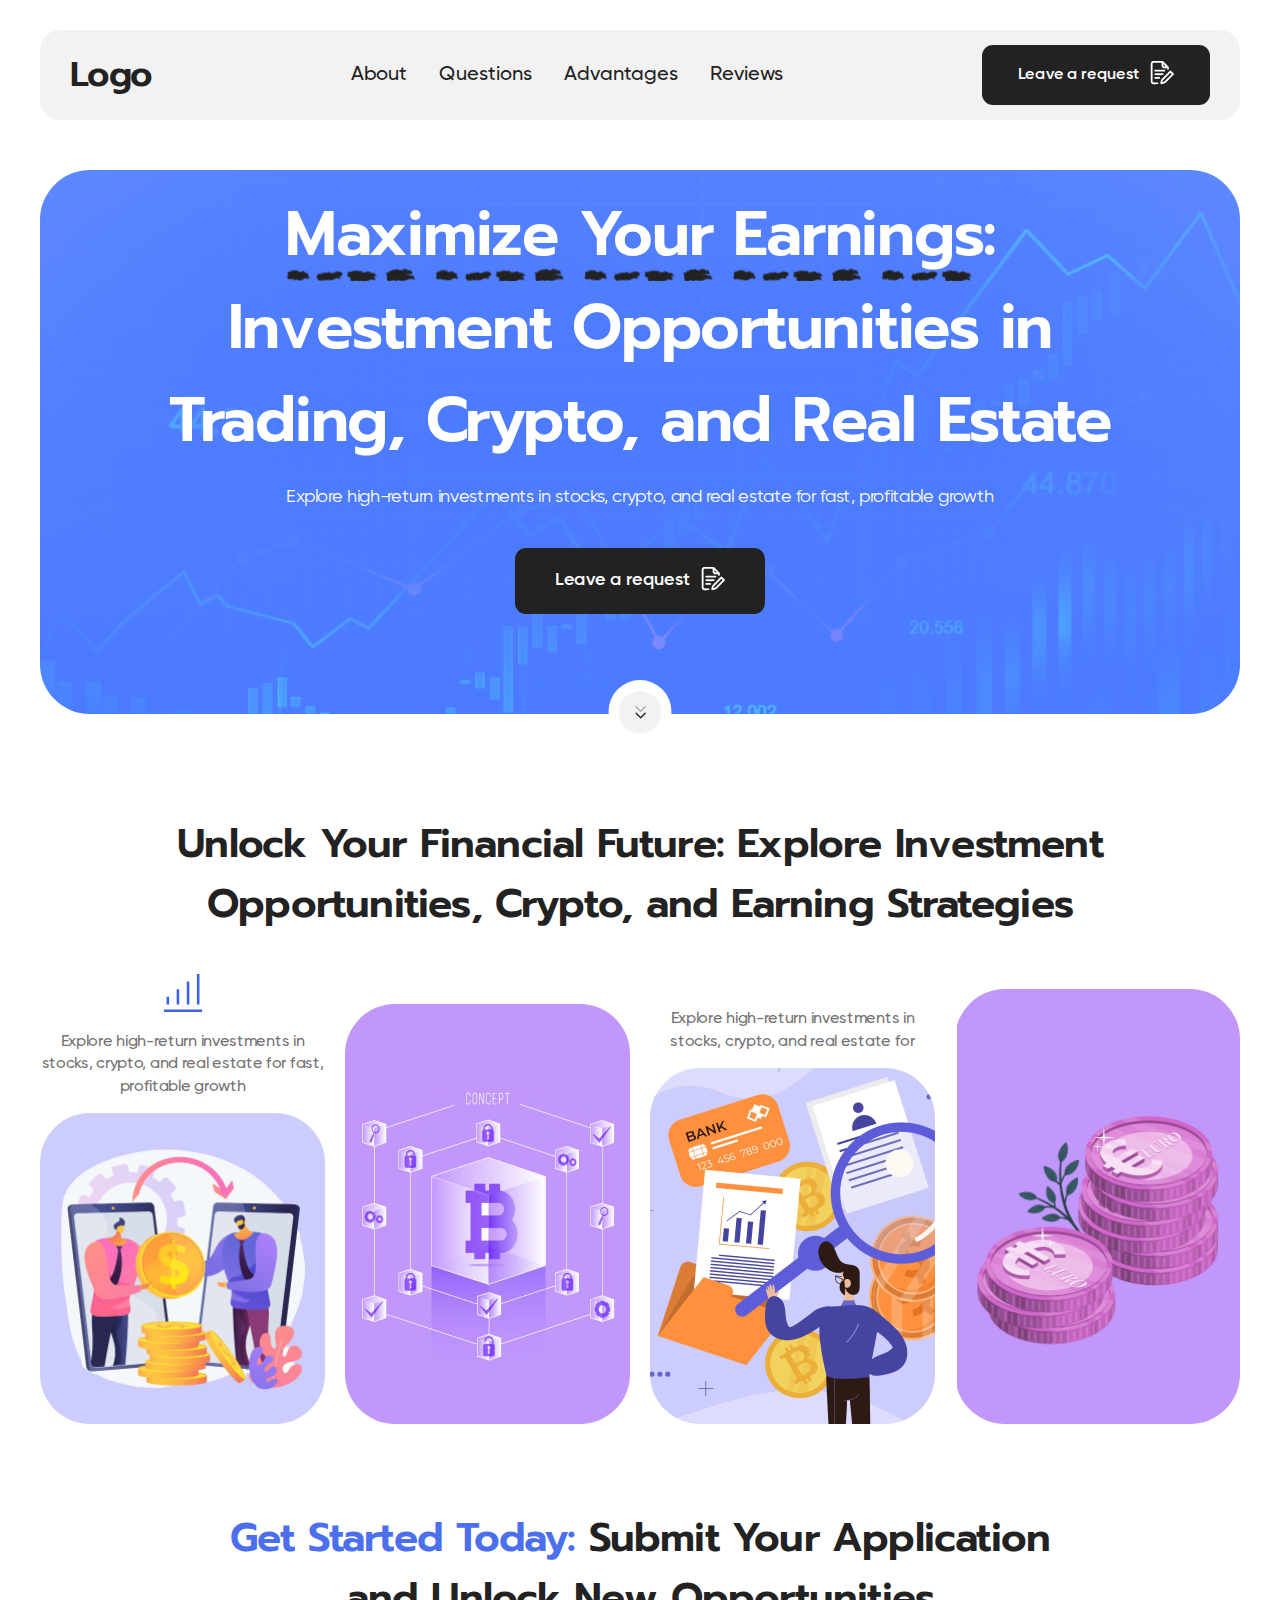
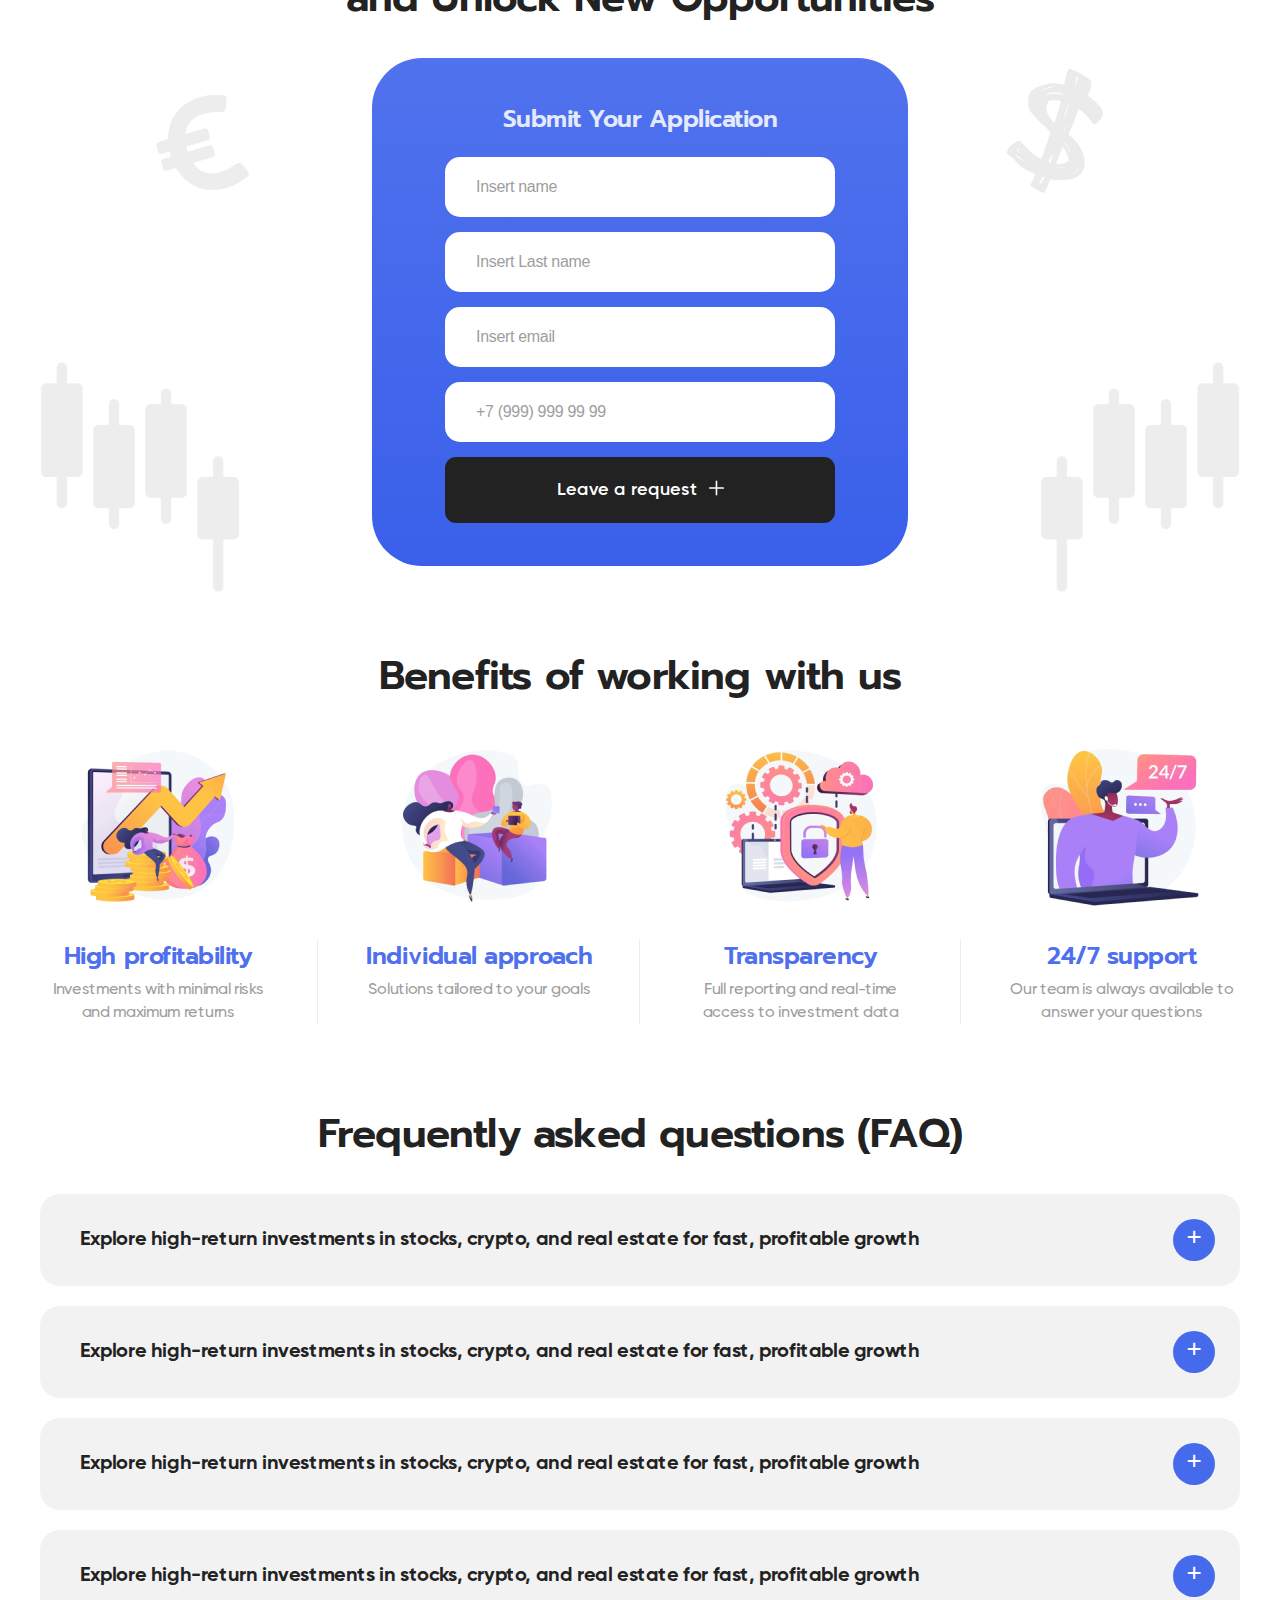
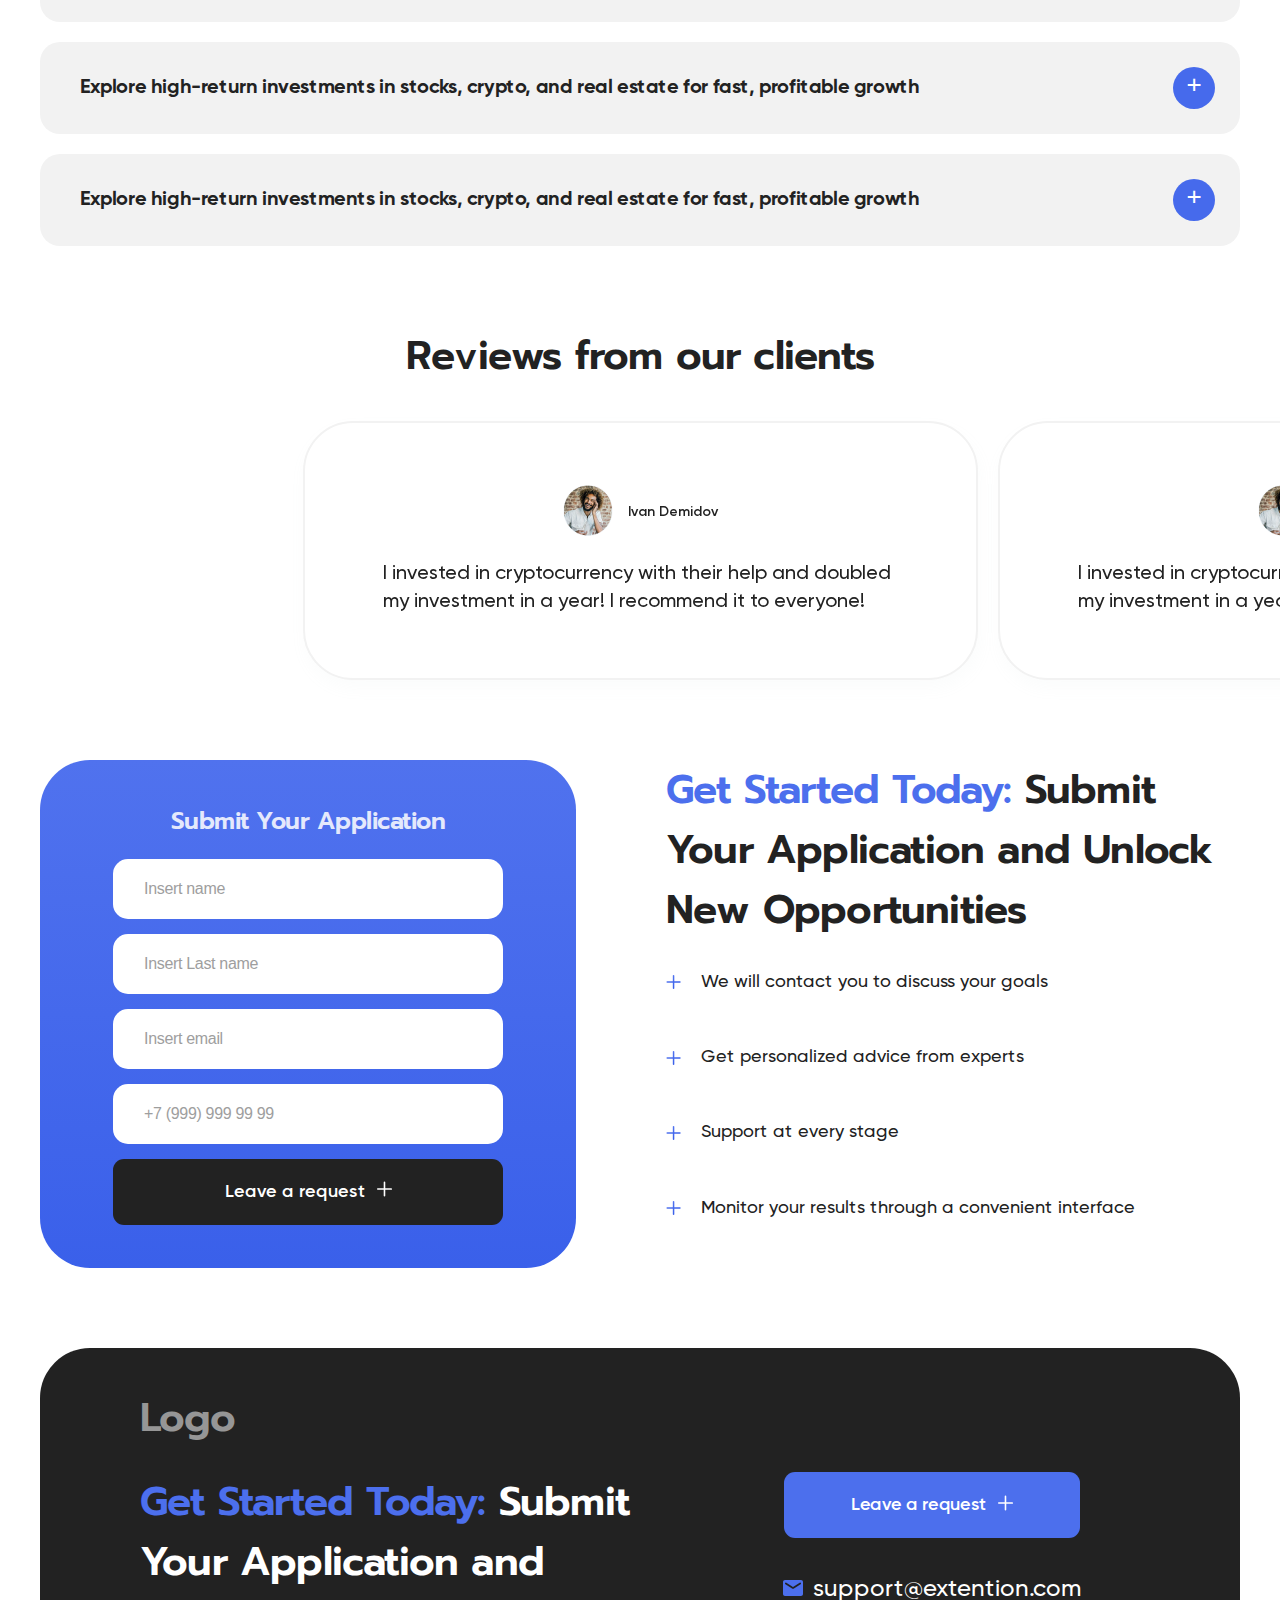
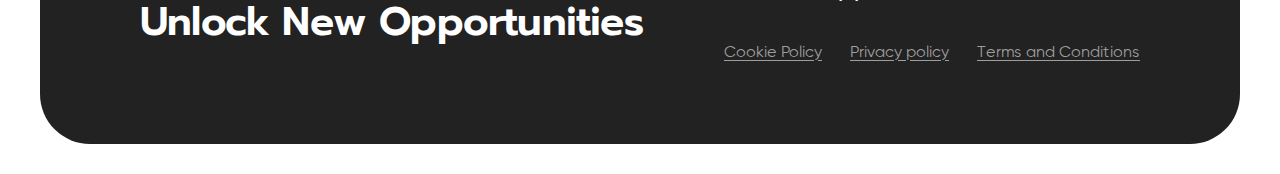
<file: index.html>
<!DOCTYPE html>
<html lang="en">

<head>
	<meta charset="UTF-8">
	<meta name="viewport" content="width=device-width, initial-scale=1.0">
	<meta name="keywords" content="">
	<link rel="stylesheet" href="css/libs.min.css">
	<link rel="stylesheet" href="css/style.min.css">
	<title>Главная</title>
</head>


<body>
	<div class="wrapper">
		<header class="header">
			<div class="container">
				<div class="header__inner">
					<a href="index.html" class="header__logo">Logo</a>
					<ul class="header__list">
						<li><a href="#finance">About</a></li>
						<li><a href="#questions">Questions</a></li>
						<li><a href="#advantages">Advantages</a></li>
						<li><a href="#reviews">Reviews</a></li>
					</ul>
					<div class="header__group">
						<button class="header__btn btn btn-black">
							<span>Leave a request</span>
							<i>
								<img src="img/btn-icon.svg" alt="">
							</i>
						</button>
						<div class="burger">
							<span></span>
							<span></span>
							<span></span>
						</div>
					</div>
				</div>
			</div>
		</header>
		<main class="content">
			<section class="main">
				<div class="container">
					<div class="main__inner" style="background-image: url(img/main-img.png)">
						<div class="main__wrap">
							<h1 class="main__title">
								<span>Maximize Your Earnings:</span> <br>
								Investment Opportunities in Trading, Crypto, and Real Estate
							</h1>
							<div class="main__subtitle">Explore high-return investments in stocks, crypto, and real estate for fast, profitable growth</div>
							<a href="#connection" class="main__btn btn btn-black">
								<span>Leave a request</span>
								<i>
									<img src="img/btn-icon.svg" alt="">
								</i>
							</a>
						</div>
					</div>
				</div>
				<a href="" class="main__btn2 btn">
					<img src="img/arrow.svg" alt="">
				</a>
			</section>
			<section id="finance" class="finance">
				<div class="container">
					<div class="finance__inner">
						<h2 class="finance__title">Unlock Your Financial Future: Explore Investment Opportunities, Crypto, and Earning Strategies</h2>
						<div class="finance__cards">
							<div class="finance-card">
								<div class="finance-card__desc">
									<div class="finance-card__icon">
										<img src="img/finance-icon.svg" alt="">
									</div>
									<div class="finance-card__text">Explore high-return investments in stocks, crypto, and real estate for fast, profitable growth</div>
								</div>
								<div class="finance-card__img">
									<img src="img/finance-img.png" alt="">
								</div>
							</div>
							<div class="finance-card">
								<div class="finance-card__img">
									<img src="img/finance-img2.png" alt="">
								</div>
							</div>
							<div class="finance-card">
								<div class="finance-card__desc">
									<div class="finance-card__text">Explore high-return investments in stocks, crypto, and real estate for</div>
								</div>
								<div class="finance-card__img">
									<img src="img/finance-img3.png" alt="">
								</div>
							</div>
							<div class="finance-card">
								<div class="finance-card__img">
									<img src="img/finance-img4.png" alt="">
								</div>
							</div>
						</div>
					</div>
				</div>
			</section>
			<section id="connection" class="connection">
				<div class="container">
					<div class="connection__inner">
						<h2 class="connection__title"><span>Get Started Today:</span> Submit Your Application and Unlock New Opportunities</h2>
						<div class="connection-form__wrap">
							<div class="connection-form__title">Submit Your Application</div>
							<form class="connection-form form">
								<div class="connection-form__group form-group">
									<input type="text" placeholder="Insert name" required>
								</div>
								<div class="connection-form__group form-group">
									<input type="text" placeholder="Insert Last name" required>
								</div>
								<div class="connection-form__group form-group">
									<input type="email" placeholder="Insert email" required>
								</div>
								<div class="connection-form__group form-group">
									<input type="tel" placeholder="+7 (999) 999 99 99" required>
								</div>
								<button class="connection-form__btn btn btn-black">
									<span>Leave a request</span>
									<i>
										<img src="img/btn-icon2.svg" alt="">
									</i>
								</button>
							</form>
						</div>
						<div class="connection__img">
							<img src="img/connection-img.png" alt="">
						</div>
						<div class="connection__img3">
							<img src="img/connection-img3.png" alt="">
						</div>
					</div>
				</div>
				<div class="connection__img2">
					<img src="img/connection-img2.png" alt="">
				</div>
				<div class="connection__img4">
					<img src="img/connection-img4.png" alt="">
				</div>
			</section>
			<section id="advantages" class="advantages">
				<div class="container">
					<div class="advantages__inner">
						<h2 class="advantages__title">Benefits of working with us</h2>
						<div class="advantages__cards">
							<div class="advantage-card">
								<div class="advantage-card__img">
									<img src="img/advantage-img.png" alt="">
								</div>
								<div class="advantage-card__desc">
									<div class="advantage-card__title">High profitability</div>
									<div class="advantage-card__text">Investments with minimal risks and maximum returns</div>
								</div>
							</div>
							<div class="advantage-card">
								<div class="advantage-card__img">
									<img src="img/advantage-img2.png" alt="">
								</div>
								<div class="advantage-card__desc">
									<div class="advantage-card__title">Individual approach</div>
									<div class="advantage-card__text">Solutions tailored to your goals</div>
								</div>
							</div>
							<div class="advantage-card">
								<div class="advantage-card__img">
									<img src="img/advantage-img3.png" alt="">
								</div>
								<div class="advantage-card__desc">
									<div class="advantage-card__title">Transparency</div>
									<div class="advantage-card__text">Full reporting and real-time access to investment data</div>
								</div>
							</div>
							<div class="advantage-card">
								<div class="advantage-card__img">
									<img src="img/advantage-img4.png" alt="">
								</div>
								<div class="advantage-card__desc">
									<div class="advantage-card__title">24/7 support</div>
									<div class="advantage-card__text">Our team is always available to answer your questions</div>
								</div>
							</div>
						</div>
					</div>
				</div>
			</section>
			<section id="questions" class="questions">
				<div class="container">
					<div class="questions__inner">
						<h2 class="questions__title">Frequently asked questions (FAQ)</h2>
						<div class="questions__items">
							<div class="questions__item">
								<div class="questions__item-show item-show">
									<div class="questions__item-title">Explore high-return investments in stocks, crypto, and real estate for fast, profitable growth</div>
									<div class="questions__item-btn">
										<span>+</span>
										<span>-</span>
									</div>
								</div>
								<div class="questions__item-hidden item-hidden">
									<div class="questions__item-text">
										<p>Lorem ipsum dolor sit amet, consectetur adipisicing elit. Commodi dicta, eos facere ipsam laboriosam nisi. Debitis doloremque fugit inventore ut?</p>
										<p>Lorem ipsum dolor sit amet, consectetur adipisicing elit. Eius iure molestias sapiente ullam? Beatae consequatur et quo sequi ullam! Asperiores, doloribus ducimus eligendi illo inventore iure molestias obcaecati odio officiis quibusdam quisquam, sed similique sunt suscipit temporibus ut vitae voluptatibus.</p>
									</div>
								</div>
							</div>
							<div class="questions__item">
								<div class="questions__item-show item-show">
									<div class="questions__item-title">Explore high-return investments in stocks, crypto, and real estate for fast, profitable growth</div>
									<div class="questions__item-btn">
										<span>+</span>
										<span>-</span>
									</div>
								</div>
								<div class="questions__item-hidden item-hidden">
									<div class="questions__item-text">
										<p>Lorem ipsum dolor sit amet, consectetur adipisicing elit. Commodi dicta, eos facere ipsam laboriosam nisi. Debitis doloremque fugit inventore ut?</p>
										<p>Lorem ipsum dolor sit amet, consectetur adipisicing elit. Eius iure molestias sapiente ullam? Beatae consequatur et quo sequi ullam! Asperiores, doloribus ducimus eligendi illo inventore iure molestias obcaecati odio officiis quibusdam quisquam, sed similique sunt suscipit temporibus ut vitae voluptatibus.</p>
									</div>
								</div>
							</div>
							<div class="questions__item">
								<div class="questions__item-show item-show">
									<div class="questions__item-title">Explore high-return investments in stocks, crypto, and real estate for fast, profitable growth</div>
									<div class="questions__item-btn">
										<span>+</span>
										<span>-</span>
									</div>
								</div>
								<div class="questions__item-hidden item-hidden">
									<div class="questions__item-text">
										<p>Lorem ipsum dolor sit amet, consectetur adipisicing elit. Commodi dicta, eos facere ipsam laboriosam nisi. Debitis doloremque fugit inventore ut?</p>
										<p>Lorem ipsum dolor sit amet, consectetur adipisicing elit. Eius iure molestias sapiente ullam? Beatae consequatur et quo sequi ullam! Asperiores, doloribus ducimus eligendi illo inventore iure molestias obcaecati odio officiis quibusdam quisquam, sed similique sunt suscipit temporibus ut vitae voluptatibus.</p>
									</div>
								</div>
							</div>
							<div class="questions__item">
								<div class="questions__item-show item-show">
									<div class="questions__item-title">Explore high-return investments in stocks, crypto, and real estate for fast, profitable growth</div>
									<div class="questions__item-btn">
										<span>+</span>
										<span>-</span>
									</div>
								</div>
								<div class="questions__item-hidden item-hidden">
									<div class="questions__item-text">
										<p>Lorem ipsum dolor sit amet, consectetur adipisicing elit. Commodi dicta, eos facere ipsam laboriosam nisi. Debitis doloremque fugit inventore ut?</p>
										<p>Lorem ipsum dolor sit amet, consectetur adipisicing elit. Eius iure molestias sapiente ullam? Beatae consequatur et quo sequi ullam! Asperiores, doloribus ducimus eligendi illo inventore iure molestias obcaecati odio officiis quibusdam quisquam, sed similique sunt suscipit temporibus ut vitae voluptatibus.</p>
									</div>
								</div>
							</div>
							<div class="questions__item">
								<div class="questions__item-show item-show">
									<div class="questions__item-title">Explore high-return investments in stocks, crypto, and real estate for fast, profitable growth</div>
									<div class="questions__item-btn">
										<span>+</span>
										<span>-</span>
									</div>
								</div>
								<div class="questions__item-hidden item-hidden">
									<div class="questions__item-text">
										<p>Lorem ipsum dolor sit amet, consectetur adipisicing elit. Commodi dicta, eos facere ipsam laboriosam nisi. Debitis doloremque fugit inventore ut?</p>
										<p>Lorem ipsum dolor sit amet, consectetur adipisicing elit. Eius iure molestias sapiente ullam? Beatae consequatur et quo sequi ullam! Asperiores, doloribus ducimus eligendi illo inventore iure molestias obcaecati odio officiis quibusdam quisquam, sed similique sunt suscipit temporibus ut vitae voluptatibus.</p>
									</div>
								</div>
							</div>
							<div class="questions__item">
								<div class="questions__item-show item-show">
									<div class="questions__item-title">Explore high-return investments in stocks, crypto, and real estate for fast, profitable growth</div>
									<div class="questions__item-btn">
										<span>+</span>
										<span>-</span>
									</div>
								</div>
								<div class="questions__item-hidden item-hidden">
									<div class="questions__item-text">
										<p>Lorem ipsum dolor sit amet, consectetur adipisicing elit. Commodi dicta, eos facere ipsam laboriosam nisi. Debitis doloremque fugit inventore ut?</p>
										<p>Lorem ipsum dolor sit amet, consectetur adipisicing elit. Eius iure molestias sapiente ullam? Beatae consequatur et quo sequi ullam! Asperiores, doloribus ducimus eligendi illo inventore iure molestias obcaecati odio officiis quibusdam quisquam, sed similique sunt suscipit temporibus ut vitae voluptatibus.</p>
									</div>
								</div>
							</div>
						</div>
					</div>
				</div>
			</section>
			<section id="reviews" class="reviews">
				<div class="container">
					<div class="reviews__inner">
						<h2 class="reviews__title">Reviews from our clients</h2>
						<div class="reviews__slider">
							<div class="swiper mySwiper">
								<div class="swiper-wrapper">
									<div class="swiper-slide review-card">
										<div class="review-card__user">
											<div class="review-card__user-img">
												<img src="img/user-img.png" alt="">
											</div>
											<div class="review-card__user-name">Ivan Demidov</div>
										</div>
										<div class="review-card__text">I invested in cryptocurrency with their help and doubled my investment in a year! I recommend it to everyone!</div>
									</div>
									<div class="swiper-slide review-card">
										<div class="review-card__user">
											<div class="review-card__user-img">
												<img src="img/user-img.png" alt="">
											</div>
											<div class="review-card__user-name">Ivan Demidov</div>
										</div>
										<div class="review-card__text">I invested in cryptocurrency with their help and doubled my investment in a year! I recommend it to everyone!</div>
									</div>
									<div class="swiper-slide review-card">
										<div class="review-card__user">
											<div class="review-card__user-img">
												<img src="img/user-img.png" alt="">
											</div>
											<div class="review-card__user-name">Ivan Demidov</div>
										</div>
										<div class="review-card__text">I invested in cryptocurrency with their help and doubled my investment in a year! I recommend it to everyone!</div>
									</div>
									<div class="swiper-slide review-card">
										<div class="review-card__user">
											<div class="review-card__user-img">
												<img src="img/user-img.png" alt="">
											</div>
											<div class="review-card__user-name">Ivan Demidov</div>
										</div>
										<div class="review-card__text">I invested in cryptocurrency with their help and doubled my investment in a year! I recommend it to everyone!</div>
									</div>
									<div class="swiper-slide review-card">
										<div class="review-card__user">
											<div class="review-card__user-img">
												<img src="img/user-img.png" alt="">
											</div>
											<div class="review-card__user-name">Ivan Demidov</div>
										</div>
										<div class="review-card__text">I invested in cryptocurrency with their help and doubled my investment in a year! I recommend it to everyone!</div>
									</div>
									<div class="swiper-slide review-card">
										<div class="review-card__user">
											<div class="review-card__user-img">
												<img src="img/user-img.png" alt="">
											</div>
											<div class="review-card__user-name">Ivan Demidov</div>
										</div>
										<div class="review-card__text">I invested in cryptocurrency with their help and doubled my investment in a year! I recommend it to everyone!</div>
									</div>
								</div>
							</div>
						</div>
					</div>
				</div>
			</section>
			<section class="connection connection2">
				<div class="container">
					<div class="connection__inner connection2__inner">
						<div class="connection-form__wrap">
							<div class="connection-form__title">Submit Your Application</div>
							<form class="connection-form form">
								<div class="connection-form__group form-group">
									<input type="text" placeholder="Insert name" required>
								</div>
								<div class="connection-form__group form-group">
									<input type="text" placeholder="Insert Last name" required>
								</div>
								<div class="connection-form__group form-group">
									<input type="email" placeholder="Insert email" required>
								</div>
								<div class="connection-form__group form-group">
									<input type="tel" placeholder="+7 (999) 999 99 99" required>
								</div>
								<button class="connection-form__btn btn btn-black">
									<span>Leave a request</span>
									<i>
										<img src="img/btn-icon2.svg" alt="">
									</i>
								</button>
							</form>
						</div>
						<div class="connection__desc">
							<h2 class="connection__title"><span>Get Started Today:</span> Submit Your Application and Unlock New Opportunities</h2>
							<ul class="connection__list">
								<li>We will contact you to discuss your goals</li>
								<li>Get personalized advice from experts</li>
								<li>Support at every stage</li>
								<li>Monitor your results through a convenient interface</li>
							</ul>
						</div>
					</div>
				</div>
			</section>
		</main>
		<footer class="footer">
    <div class="container">
        <div class="footer__inner">
            <a href="index.html" class="footer__logo">Logo</a>
            <div class="footer__wrap">
                <h2 class="footer__title"><span>Get Started Today:</span> Submit Your Application and Unlock New Opportunities</h2>
                <div class="footer__group">
                    <a href="#connection" class="footer__btn btn">
                        <span>Leave a request</span>
                        <i>
                            <img src="img/btn-icon2.svg" alt="">
                        </i>
                    </a>
                    <a href="mailto:support@extention.com" class="footer__email">
                        <i>
                            <img src="img/email-icon.svg" alt="">
                        </i>
                        <span>support@extention.com</span>
                    </a>
                    <div class="footer__links">
                        <a href="сookie-policy.html" class="footer__link">Cookie Policy</a>
                        <a href="privacy-policy.html" class="footer__link">Privacy policy</a>
                        <a href="terms-conditions.html" class="footer__link">Terms and Conditions</a>
                    </div>
                </div>
            </div>
        </div>
    </div>
</footer>

	</div>
	<script src="js/libs.min.js"></script>
<script src="js/main.min.js"></script>

</body>

</html>
</file>
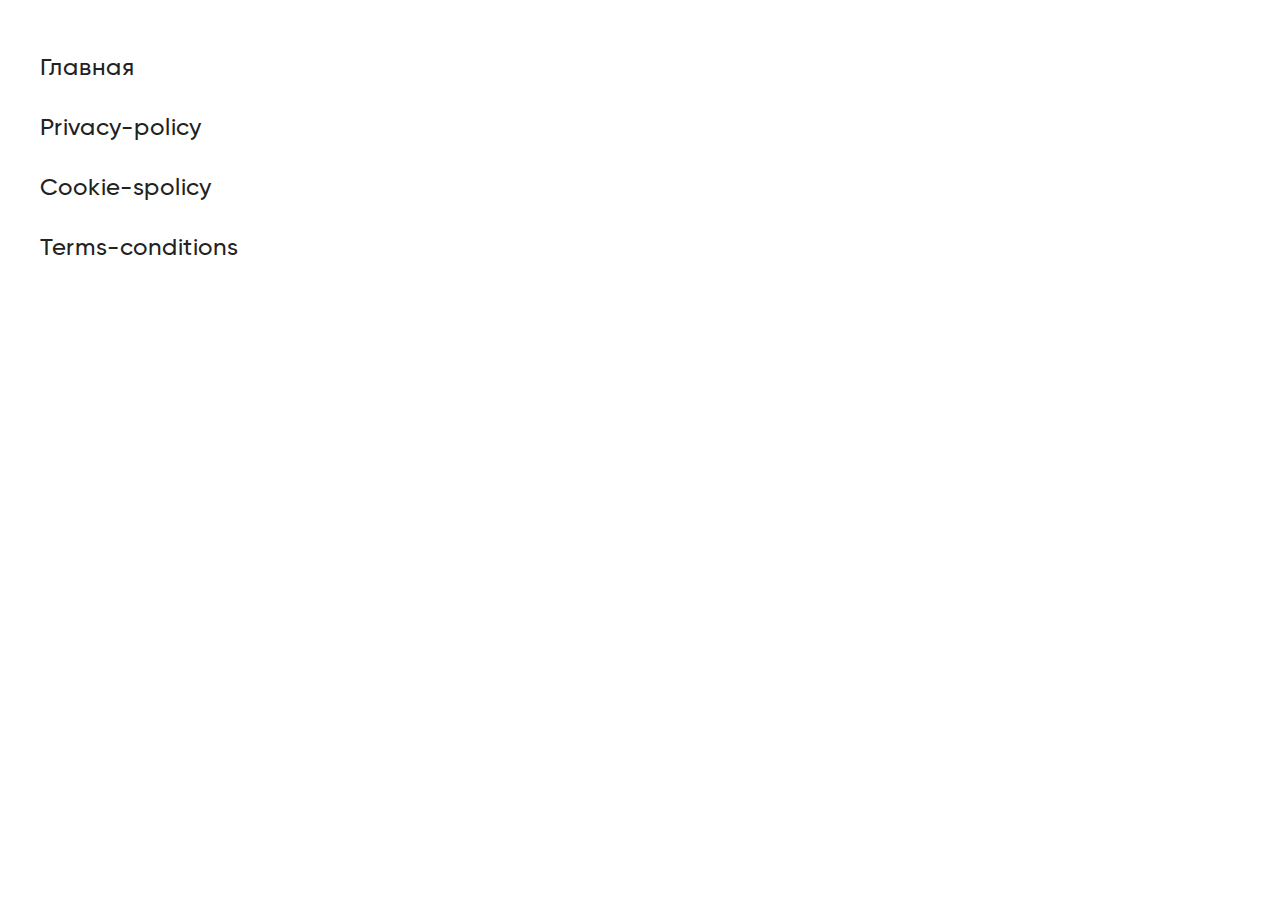
<file: nav.html>
<!DOCTYPE html>
<html lang="en">

<head>
	<meta charset="UTF-8">
	<meta name="viewport" content="width=device-width, initial-scale=1.0">
	<meta name="keywords" content="">
	<link rel="stylesheet" href="css/libs.min.css">
	<link rel="stylesheet" href="css/style.min.css">
	<title>Навигация</title>
</head>


<body>
	<div class="wrapper">

		<main class="content">
			<section class="navigation">
				<div class="container">
					<div class="navigation__inner">
						<ul>
							<li><a href="index.html">Главная</a></li>
							<li><a href="privacy-policy.html">Privacy-policy</a></li>
							<li><a href="сookie-policy.html">Cookie-spolicy</a></li>
							<li><a href="terms-conditions.html">Terms-conditions</a></li>
						</ul>
					</div>
				</div>
			</section>
		</main>

	</div>
	<script src="js/libs.min.js"></script>
<script src="js/main.min.js"></script>

</body>

<style>
	.navigation {
		padding: 50px 0;
	}
	.navigation ul {
		display: grid;
		grid-template-columns: 100%;
		gap: 24px;
	}
	.navigation ul li a {
		font-size: 24px;
		line-height: 150%;
		font-weight: 500;
	}
	.navigation ul li a:hover {
		color: #007aff;
	}
</style>

</html>
</file>
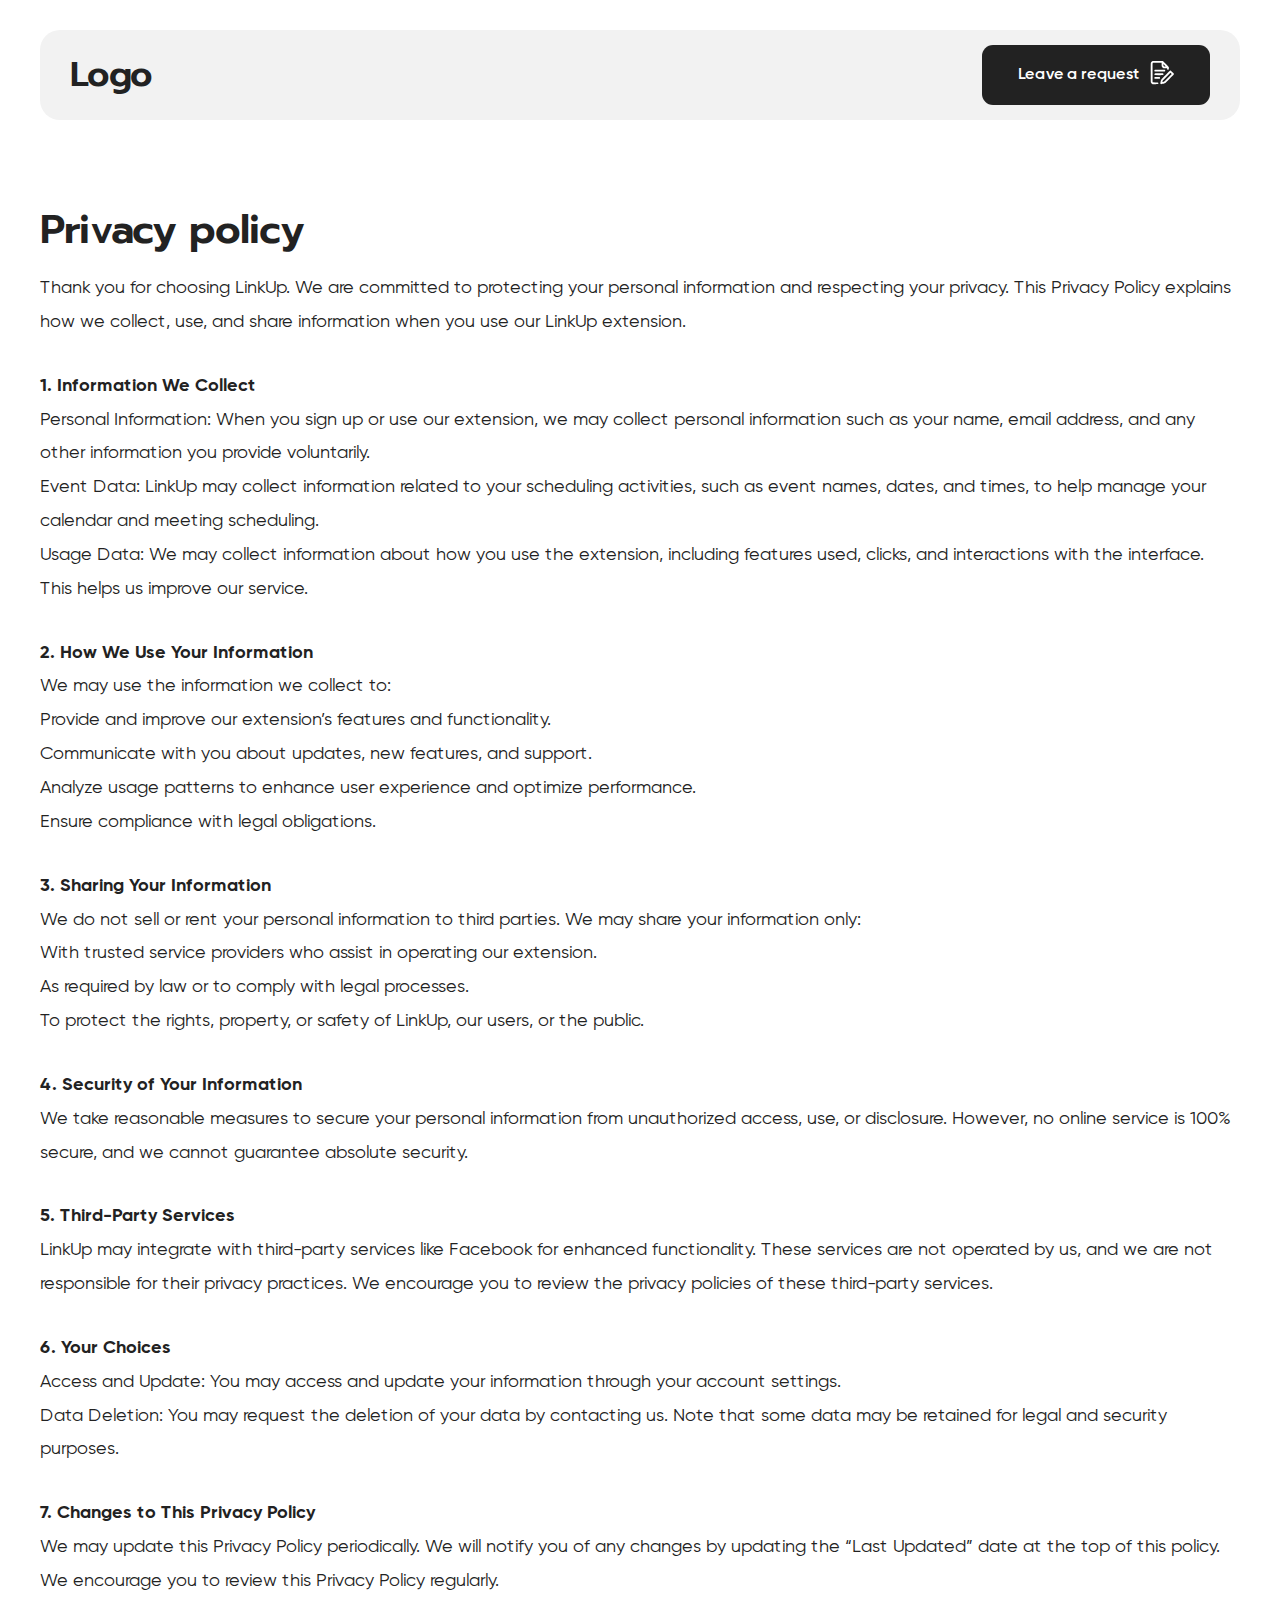
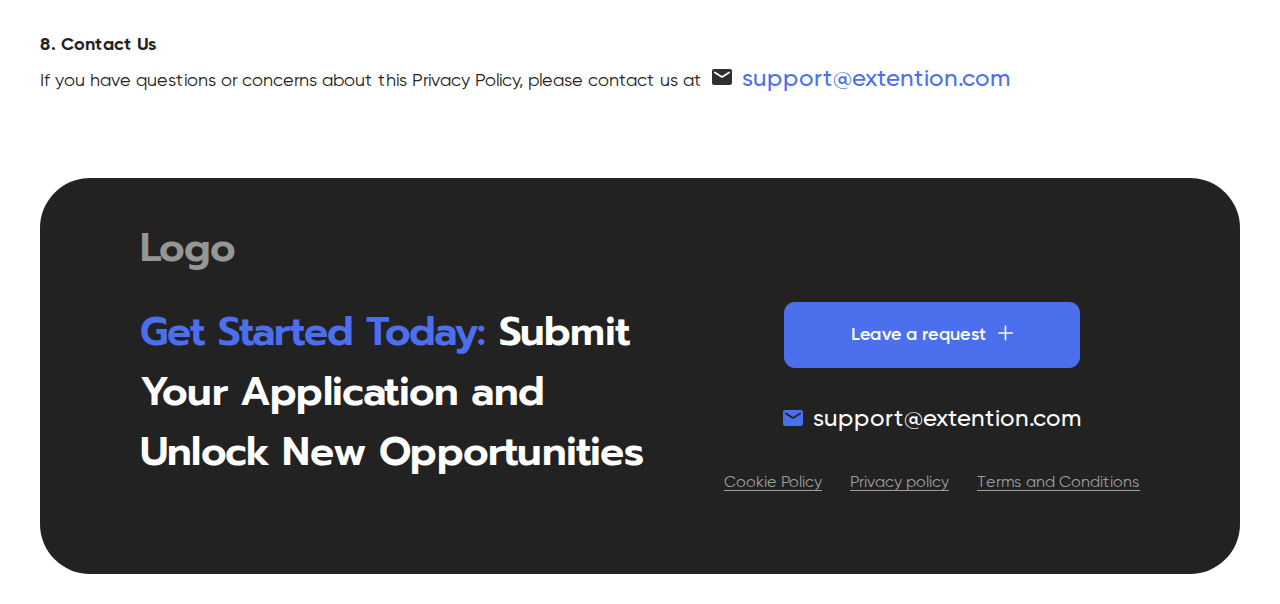
<file: privacy-policy.html>
<!DOCTYPE html>
<html lang="en">

<head>
	<meta charset="UTF-8">
	<meta name="viewport" content="width=device-width, initial-scale=1.0">
	<meta name="keywords" content="">
	<link rel="stylesheet" href="css/libs.min.css">
	<link rel="stylesheet" href="css/style.min.css">
	<title>Privacy-policy</title>
</head>


<body>
	<div class="wrapper">
		<header class="header">
    <div class="container">
        <div class="header__inner">
            <a href="index.html" class="header__logo">Logo</a>
            <button class="header__btn btn btn-black">
                <span>Leave a request</span>
                <i>
                    <img src="img/btn-icon.svg" alt="">
                </i>
            </button>
        </div>
    </div>
</header>
		<main class="content">
			<section class="policy">
				<div class="container">
					<div class="policy__inner">
						<h2>Privacy policy</h2>
						<p>Thank you for choosing LinkUp. We are committed to protecting your personal information and respecting your privacy. This Privacy Policy explains how we collect, use, and share information when you use our LinkUp extension.</p>
						<hr>
						<p>
							<strong>1. Information We Collect</strong> <br>
							Personal Information: When you sign up or use our extension, we may collect personal information such as your name, email address, and any other information you provide voluntarily. <br>
							Event Data: LinkUp may collect information related to your scheduling activities, such as event names, dates, and times, to help manage your calendar and meeting scheduling. <br>
							Usage Data: We may collect information about how you use the extension, including features used, clicks, and interactions with the interface. This helps us improve our service.
						</p>
						<hr>
						<p>
							<strong>2. How We Use Your Information</strong> <br>
							We may use the information we collect to: <br>
							Provide and improve our extension’s features and functionality. <br>
							Communicate with you about updates, new features, and support. <br>
							Analyze usage patterns to enhance user experience and optimize performance. <br>
							Ensure compliance with legal obligations.
						</p>
						<hr>
						<p>
							<strong>3. Sharing Your Information</strong> <br>
							We do not sell or rent your personal information to third parties. We may share your information only: <br>
							With trusted service providers who assist in operating our extension. <br>
							As required by law or to comply with legal processes. <br>
							To protect the rights, property, or safety of LinkUp, our users, or the public.
						</p>
						<hr>
						<p>
							<strong>4. Security of Your Information</strong> <br>
							We take reasonable measures to secure your personal information from unauthorized access, use, or disclosure. However, no online service is 100% secure, and we cannot guarantee absolute security.
						</p>
						<hr>
						<p>
							<strong>5. Third-Party Services</strong> <br>
							LinkUp may integrate with third-party services like Facebook for enhanced functionality. These services are not operated by us, and we are not responsible for their privacy practices. We encourage you to review the privacy policies of these third-party services.
						</p>
						<hr>
						<p>
							<strong>6. Your Choices</strong> <br>
							Access and Update: You may access and update your information through your account settings. <br>
							Data Deletion: You may request the deletion of your data by contacting us. Note that some data may be retained for legal and security purposes.
						</p>
						<hr>
						<p>
							<strong>7. Changes to This Privacy Policy</strong> <br>
							We may update this Privacy Policy periodically. We will notify you of any changes by updating the “Last Updated” date at the top of this policy. We encourage you to review this Privacy Policy regularly.
						</p>
						<hr>
						<p>
							<strong>8. Contact Us</strong> <br>
							If you have questions or concerns about this Privacy Policy, please contact us at <a href="mailto:support@extention.com">
								<i>
									<img src="img/email-icon2.svg" alt="">
								</i>
								<span>support@extention.com</span>
							</a>
						</p>
					</div>
				</div>
			</section>
		</main>
		<footer class="footer">
    <div class="container">
        <div class="footer__inner">
            <a href="index.html" class="footer__logo">Logo</a>
            <div class="footer__wrap">
                <h2 class="footer__title"><span>Get Started Today:</span> Submit Your Application and Unlock New Opportunities</h2>
                <div class="footer__group">
                    <a href="#connection" class="footer__btn btn">
                        <span>Leave a request</span>
                        <i>
                            <img src="img/btn-icon2.svg" alt="">
                        </i>
                    </a>
                    <a href="mailto:support@extention.com" class="footer__email">
                        <i>
                            <img src="img/email-icon.svg" alt="">
                        </i>
                        <span>support@extention.com</span>
                    </a>
                    <div class="footer__links">
                        <a href="сookie-policy.html" class="footer__link">Cookie Policy</a>
                        <a href="privacy-policy.html" class="footer__link">Privacy policy</a>
                        <a href="terms-conditions.html" class="footer__link">Terms and Conditions</a>
                    </div>
                </div>
            </div>
        </div>
    </div>
</footer>

	</div>
	<script src="js/libs.min.js"></script>
<script src="js/main.min.js"></script>

</body>

</html>
</file>
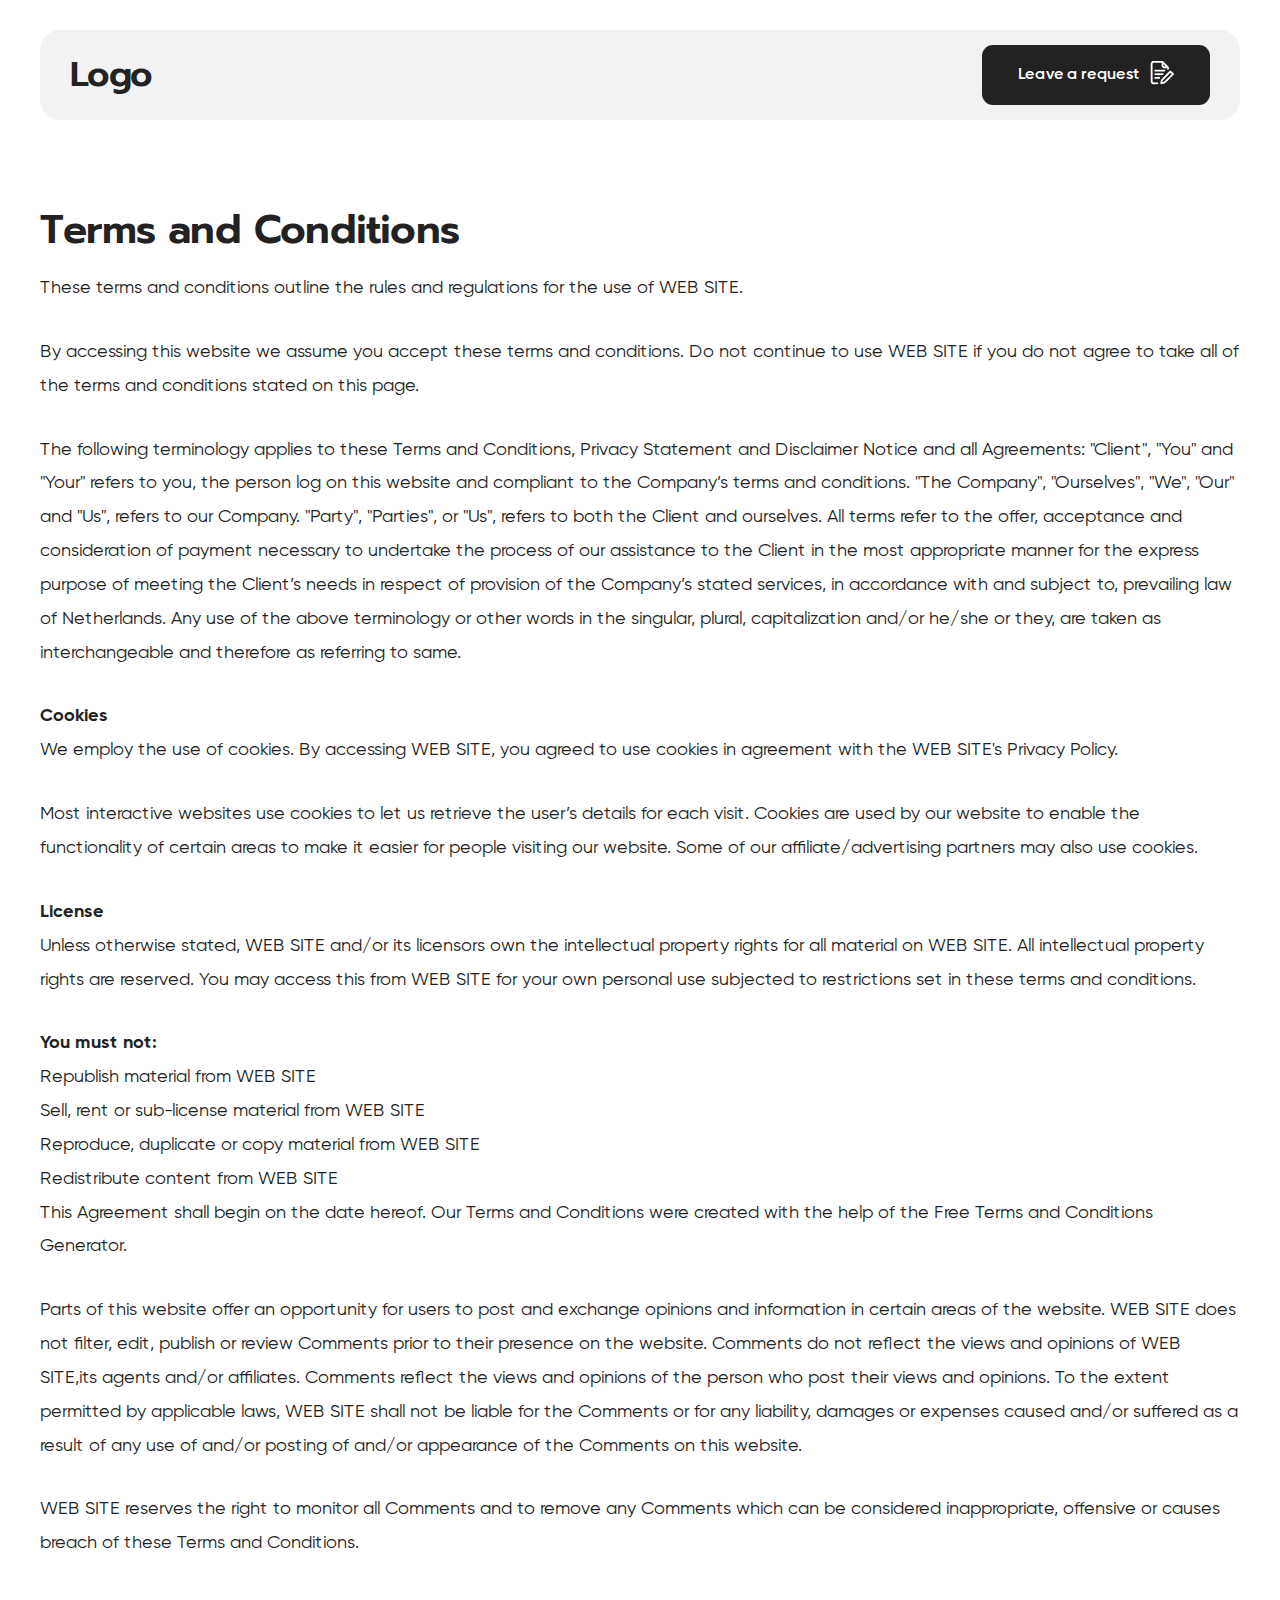
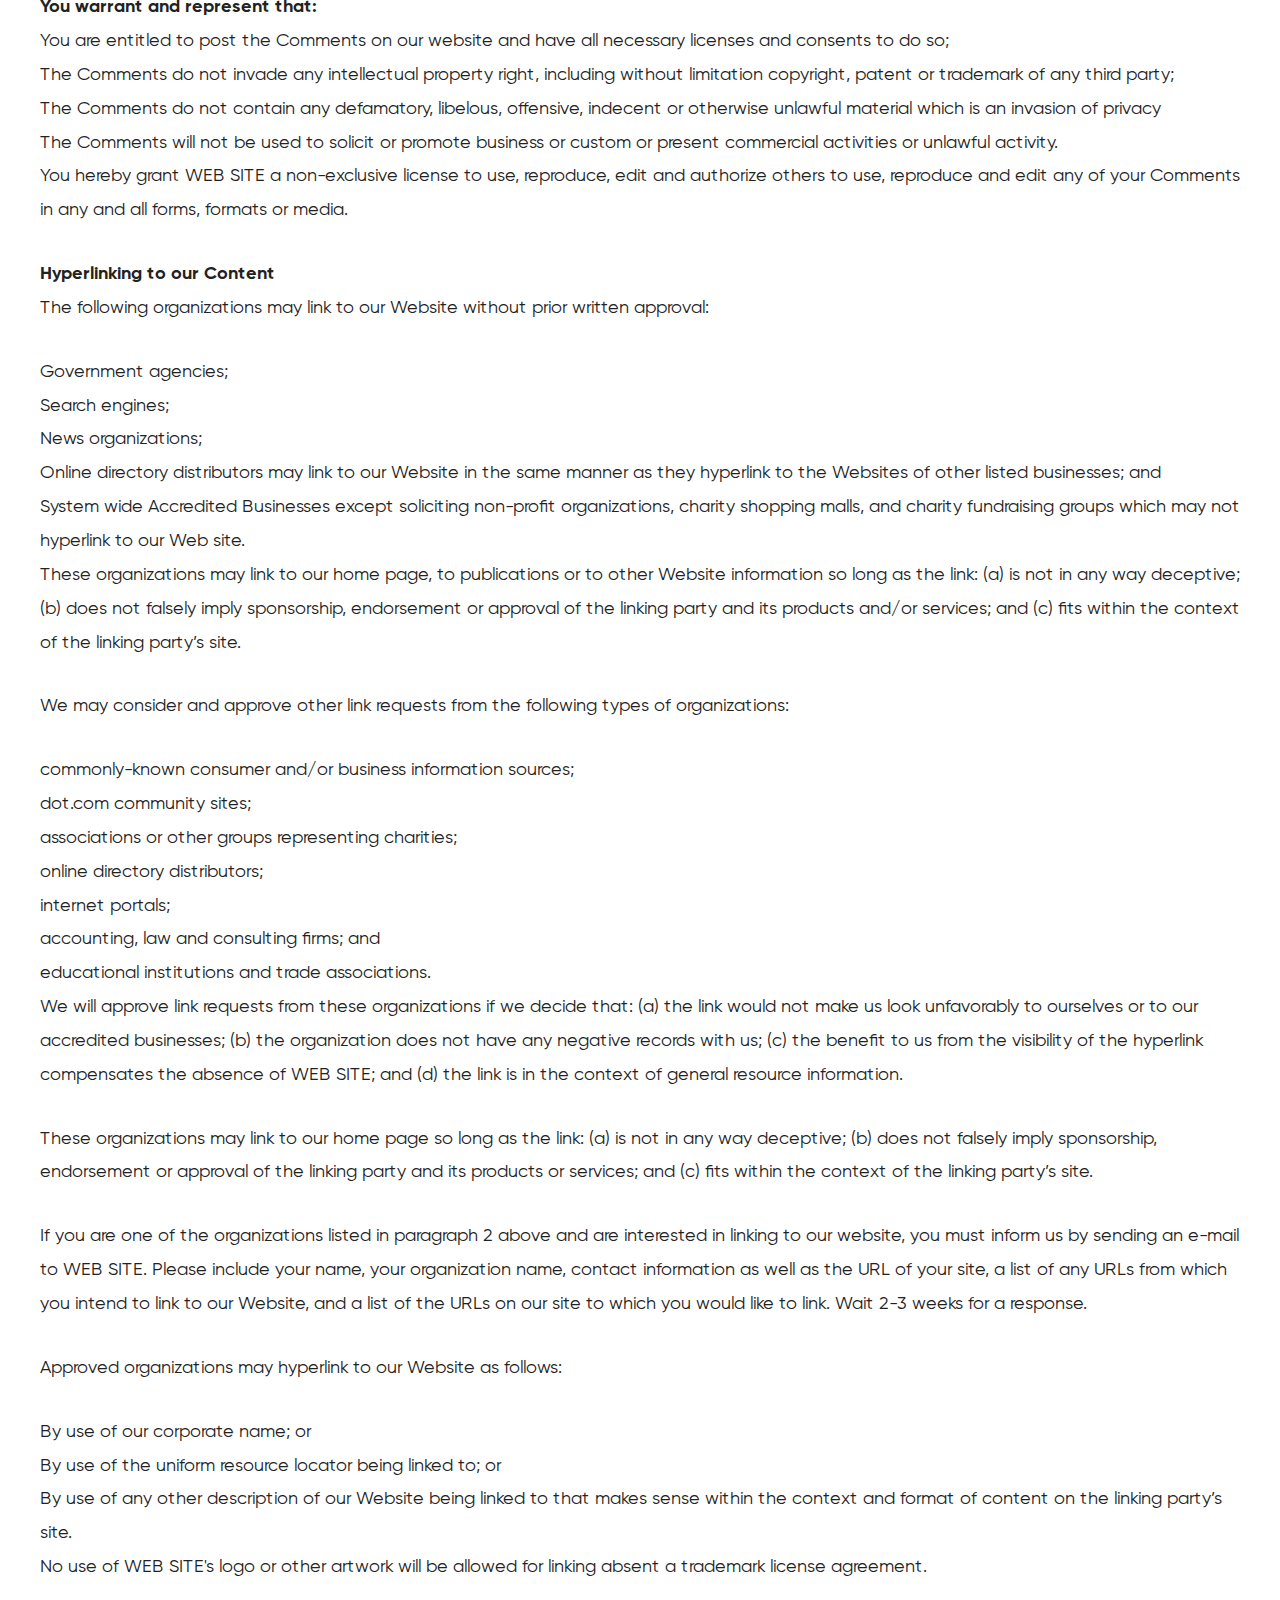
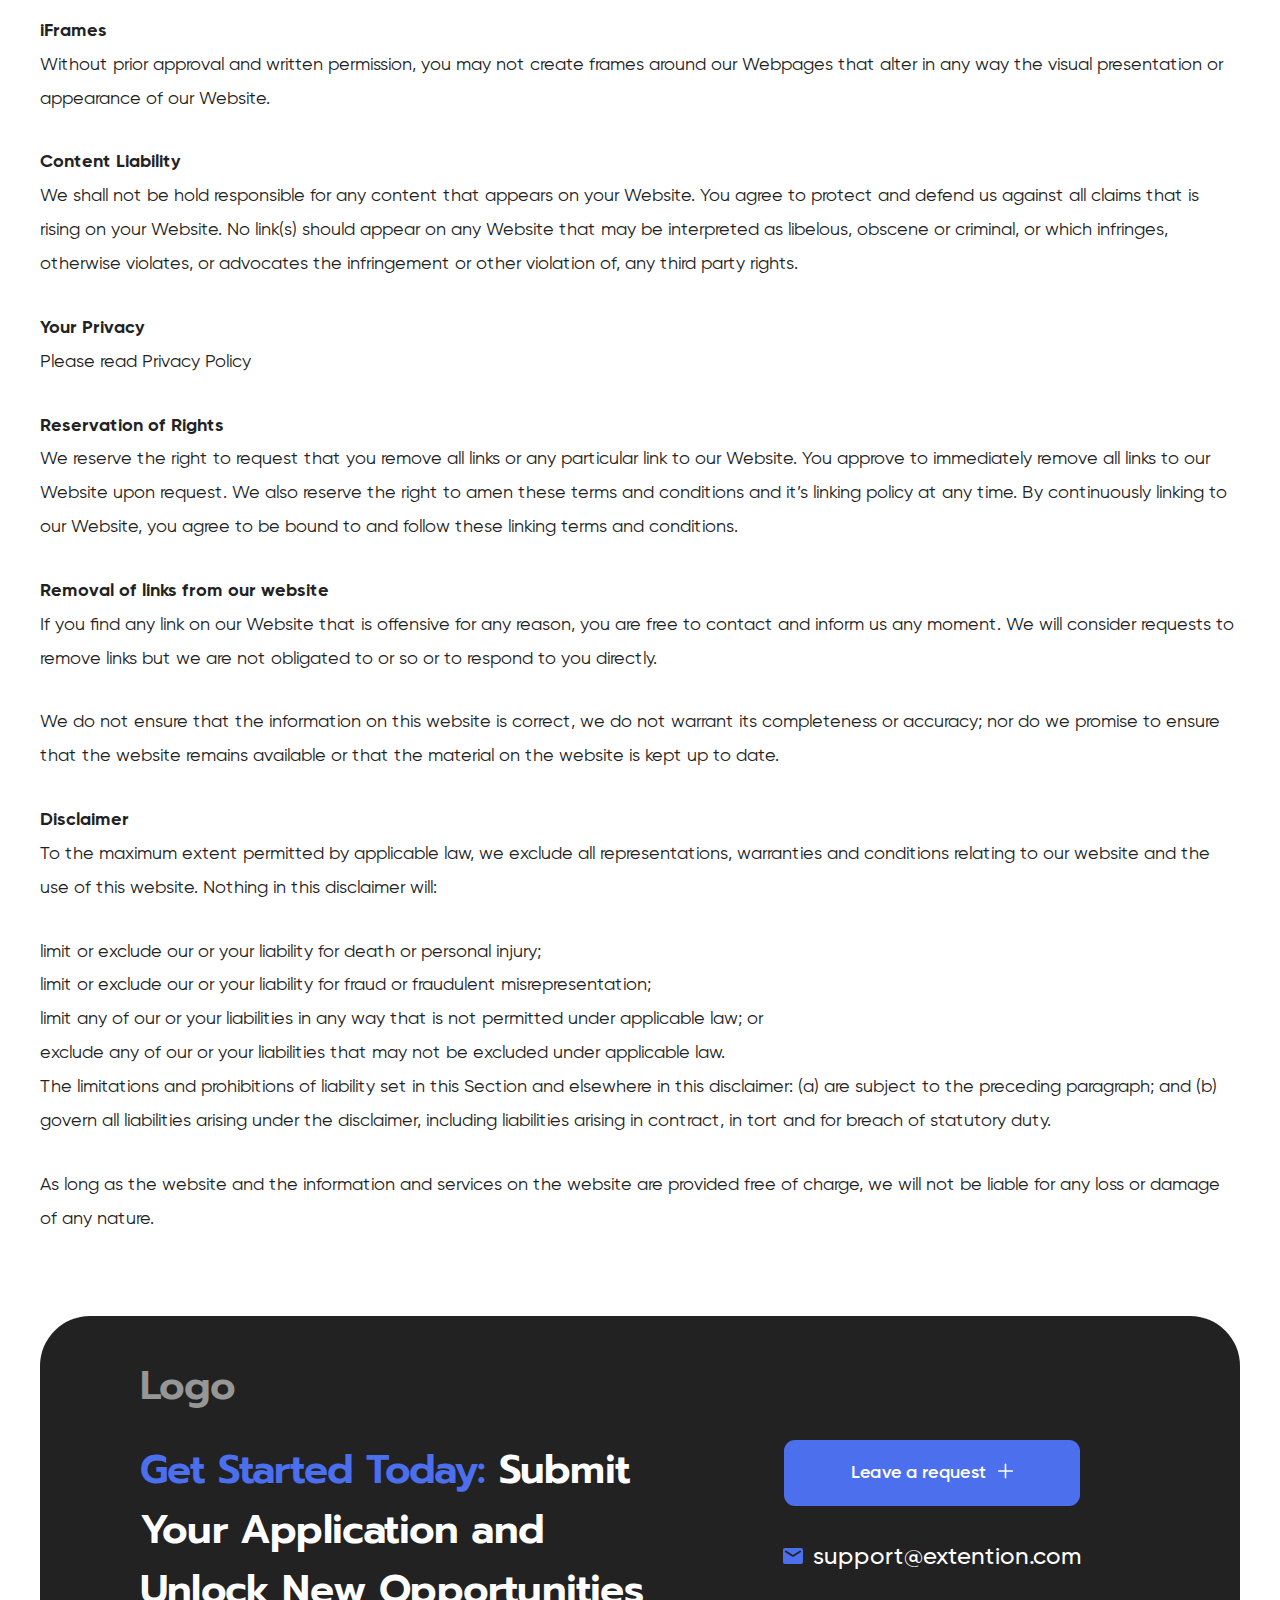
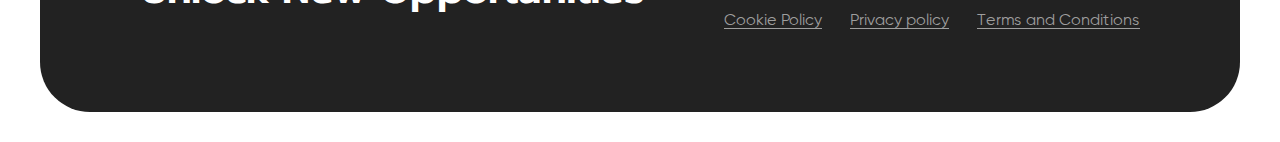
<file: terms-conditions.html>
<!DOCTYPE html>
<html lang="en">

<head>
	<meta charset="UTF-8">
	<meta name="viewport" content="width=device-width, initial-scale=1.0">
	<meta name="keywords" content="">
	<link rel="stylesheet" href="css/libs.min.css">
	<link rel="stylesheet" href="css/style.min.css">
	<title>Terms-conditions</title>
</head>


<body>
	<div class="wrapper">
		<header class="header">
    <div class="container">
        <div class="header__inner">
            <a href="index.html" class="header__logo">Logo</a>
            <button class="header__btn btn btn-black">
                <span>Leave a request</span>
                <i>
                    <img src="img/btn-icon.svg" alt="">
                </i>
            </button>
        </div>
    </div>
</header>
		<main class="content">
			<section class="policy">
				<div class="container">
					<div class="policy__inner">
						<h2>Terms and Conditions</h2>
						<p>These terms and conditions outline the rules and regulations for the use of WEB SITE.</p>
						<hr>
						<p>By accessing this website we assume you accept these terms and conditions. Do not continue to use WEB SITE if you do not agree to take all of the terms and conditions stated on this page.</p>
						<hr>
						<p>The following terminology applies to these Terms and Conditions, Privacy Statement and Disclaimer Notice and all Agreements: "Client", "You" and "Your" refers to you, the person log on this website and compliant to the Company’s terms and conditions. "The Company", "Ourselves", "We", "Our" and "Us", refers to our Company. "Party", "Parties", or "Us", refers to both the Client and ourselves. All terms refer to the offer, acceptance and consideration of payment necessary to undertake the process of our assistance to the Client in the most appropriate manner for the express purpose of meeting the Client’s needs in respect of provision of the Company’s stated services, in accordance with and subject to, prevailing law of Netherlands. Any use of the above terminology or other words in the singular, plural, capitalization and/or he/she or they, are taken as interchangeable and therefore as referring to same.</p>
						<hr>
						<p>
							<strong>Cookies</strong> <br>
							We employ the use of cookies. By accessing WEB SITE, you agreed to use cookies in agreement with the WEB SITE's Privacy Policy.
						</p>
						<hr>
						<p>
							Most interactive websites use cookies to let us retrieve the user’s details for each visit. Cookies are used by our website to enable the functionality of certain areas to make it easier for people visiting our website. Some of our affiliate/advertising partners may also use cookies.
						</p>
						<hr>
						<p>
							<strong>License</strong> <br>
							Unless otherwise stated, WEB SITE and/or its licensors own the intellectual property rights for all material on WEB SITE. All intellectual property rights are reserved. You may access this from WEB SITE for your own personal use subjected to restrictions set in these terms and conditions.
						</p>
						<hr>
						<p>
							<strong>You must not:</strong> <br>
							Republish material from WEB SITE <br>
							Sell, rent or sub-license material from WEB SITE <br>
							Reproduce, duplicate or copy material from WEB SITE <br>
							Redistribute content from WEB SITE <br>
							This Agreement shall begin on the date hereof. Our Terms and Conditions were created with the help of the Free Terms and Conditions Generator.
						</p>
						<hr>
						<p>
							Parts of this website offer an opportunity for users to post and exchange opinions and information in certain areas of the website. WEB SITE does not filter, edit, publish or review Comments prior to their presence on the website. Comments do not reflect the views and opinions of WEB SITE,its agents and/or affiliates. Comments reflect the views and opinions of the person who post their views and opinions. To the extent permitted by applicable laws, WEB SITE shall not be liable for the Comments or for any liability, damages or expenses caused and/or suffered as a result of any use of and/or posting of and/or appearance of the Comments on this website.
						</p>
						<hr>
						<p>
							WEB SITE reserves the right to monitor all Comments and to remove any Comments which can be considered inappropriate, offensive or causes breach of these Terms and Conditions.
						</p>
						<hr>
						<p>
							<strong>You warrant and represent that:</strong> <br>
							You are entitled to post the Comments on our website and have all necessary licenses and consents to do so; <br>
							The Comments do not invade any intellectual property right, including without limitation copyright, patent or trademark of any third party; <br>
							The Comments do not contain any defamatory, libelous, offensive, indecent or otherwise unlawful material which is an invasion of privacy <br>
							The Comments will not be used to solicit or promote business or custom or present commercial activities or unlawful activity. <br>
							You hereby grant WEB SITE a non-exclusive license to use, reproduce, edit and authorize others to use, reproduce and edit any of your Comments in any and all forms, formats or media.
						</p>
						<hr>
						<p>
							<strong>Hyperlinking to our Content</strong> <br>
							The following organizations may link to our Website without prior written approval:
						</p>
						<hr>
						<p>
							Government agencies; <br>
							Search engines; <br>
							News organizations; <br>
							Online directory distributors may link to our Website in the same manner as they hyperlink to the Websites of other listed businesses; and<br>
							System wide Accredited Businesses except soliciting non-profit organizations, charity shopping malls, and charity fundraising groups which may not hyperlink to our Web site. <br>
							These organizations may link to our home page, to publications or to other Website information so long as the link: (a) is not in any way deceptive; (b) does not falsely imply sponsorship, endorsement or approval of the linking party and its products and/or services; and (c) fits within the context of the linking party’s site.
						</p>
						<hr>
						<p>We may consider and approve other link requests from the following types of organizations:</p>
						<hr>
						<p>
							commonly-known consumer and/or business information sources; <br>
							dot.com community sites; <br>
							associations or other groups representing charities; <br>
							online directory distributors; <br>
							internet portals; <br>
							accounting, law and consulting firms; and <br>
							educational institutions and trade associations. <br>
							We will approve link requests from these organizations if we decide that: (a) the link would not make us look unfavorably to ourselves or to our accredited businesses; (b) the organization does not have any negative records with us; (c) the benefit to us from the visibility of the hyperlink compensates the absence of WEB SITE; and (d) the link is in the context of general resource information.
						</p>
						<hr>
						<p>These organizations may link to our home page so long as the link: (a) is not in any way deceptive; (b) does not falsely imply sponsorship, endorsement or approval of the linking party and its products or services; and (c) fits within the context of the linking party’s site.</p>
						<hr>
						<p>
							If you are one of the organizations listed in paragraph 2 above and are interested in linking to our website, you must inform us by sending an e-mail to WEB SITE. Please include your name, your organization name, contact information as well as the URL of your site, a list of any URLs from which you intend to link to our Website, and a list of the URLs on our site to which you would like to link. Wait 2-3 weeks for a response.
						</p>
						<hr>
						<p>Approved organizations may hyperlink to our Website as follows:</p>
						<hr>
						<p>
							By use of our corporate name; or <br>
							By use of the uniform resource locator being linked to; or <br>
							By use of any other description of our Website being linked to that makes sense within the context and format of content on the linking party’s site. <br>
							No use of WEB SITE's logo or other artwork will be allowed for linking absent a trademark license agreement.
						</p>
						<hr>
						<p>
							<strong>iFrames</strong> <br>
							Without prior approval and written permission, you may not create frames around our Webpages that alter in any way the visual presentation or appearance of our Website.
						</p>
						<hr>
						<p>
							<strong>Content Liability</strong> <br>
							We shall not be hold responsible for any content that appears on your Website. You agree to protect and defend us against all claims that is rising on your Website. No link(s) should appear on any Website that may be interpreted as libelous, obscene or criminal, or which infringes, otherwise violates, or advocates the infringement or other violation of, any third party rights.
						</p>
						<hr>
						<p>
							<strong>Your Privacy</strong> <br>
							Please read Privacy Policy
						</p>
						<hr>
						<p>
							<strong>Reservation of Rights</strong> <br>
							We reserve the right to request that you remove all links or any particular link to our Website. You approve to immediately remove all links to our Website upon request. We also reserve the right to amen these terms and conditions and it’s linking policy at any time. By continuously linking to our Website, you agree to be bound to and follow these linking terms and conditions.
						</p>
						<hr>
						<p>
							<strong>Removal of links from our website</strong> <br>
							If you find any link on our Website that is offensive for any reason, you are free to contact and inform us any moment. We will consider requests to remove links but we are not obligated to or so or to respond to you directly.
						</p>
						<hr>
						<p>
							We do not ensure that the information on this website is correct, we do not warrant its completeness or accuracy; nor do we promise to ensure that the website remains available or that the material on the website is kept up to date.
						</p>
						<hr>
						<p>
							<strong>Disclaimer</strong> <br>
							To the maximum extent permitted by applicable law, we exclude all representations, warranties and conditions relating to our website and the use of this website. Nothing in this disclaimer will:
						</p>
						<hr>
						<p>
							limit or exclude our or your liability for death or personal injury; <br>
							limit or exclude our or your liability for fraud or fraudulent misrepresentation; <br>
							limit any of our or your liabilities in any way that is not permitted under applicable law; or<br>
							exclude any of our or your liabilities that may not be excluded under applicable law. <br>
							The limitations and prohibitions of liability set in this Section and elsewhere in this disclaimer: (a) are subject to the preceding paragraph; and (b) govern all liabilities arising under the disclaimer, including liabilities arising in contract, in tort and for breach of statutory duty.
						</p>
						<hr>
						<p>As long as the website and the information and services on the website are provided free of charge, we will not be liable for any loss or damage of any nature.</p>
					</div>
				</div>
			</section>
		</main>
		<footer class="footer">
    <div class="container">
        <div class="footer__inner">
            <a href="index.html" class="footer__logo">Logo</a>
            <div class="footer__wrap">
                <h2 class="footer__title"><span>Get Started Today:</span> Submit Your Application and Unlock New Opportunities</h2>
                <div class="footer__group">
                    <a href="#connection" class="footer__btn btn">
                        <span>Leave a request</span>
                        <i>
                            <img src="img/btn-icon2.svg" alt="">
                        </i>
                    </a>
                    <a href="mailto:support@extention.com" class="footer__email">
                        <i>
                            <img src="img/email-icon.svg" alt="">
                        </i>
                        <span>support@extention.com</span>
                    </a>
                    <div class="footer__links">
                        <a href="сookie-policy.html" class="footer__link">Cookie Policy</a>
                        <a href="privacy-policy.html" class="footer__link">Privacy policy</a>
                        <a href="terms-conditions.html" class="footer__link">Terms and Conditions</a>
                    </div>
                </div>
            </div>
        </div>
    </div>
</footer>

	</div>
	<script src="js/libs.min.js"></script>
<script src="js/main.min.js"></script>

</body>

</html>
</file>
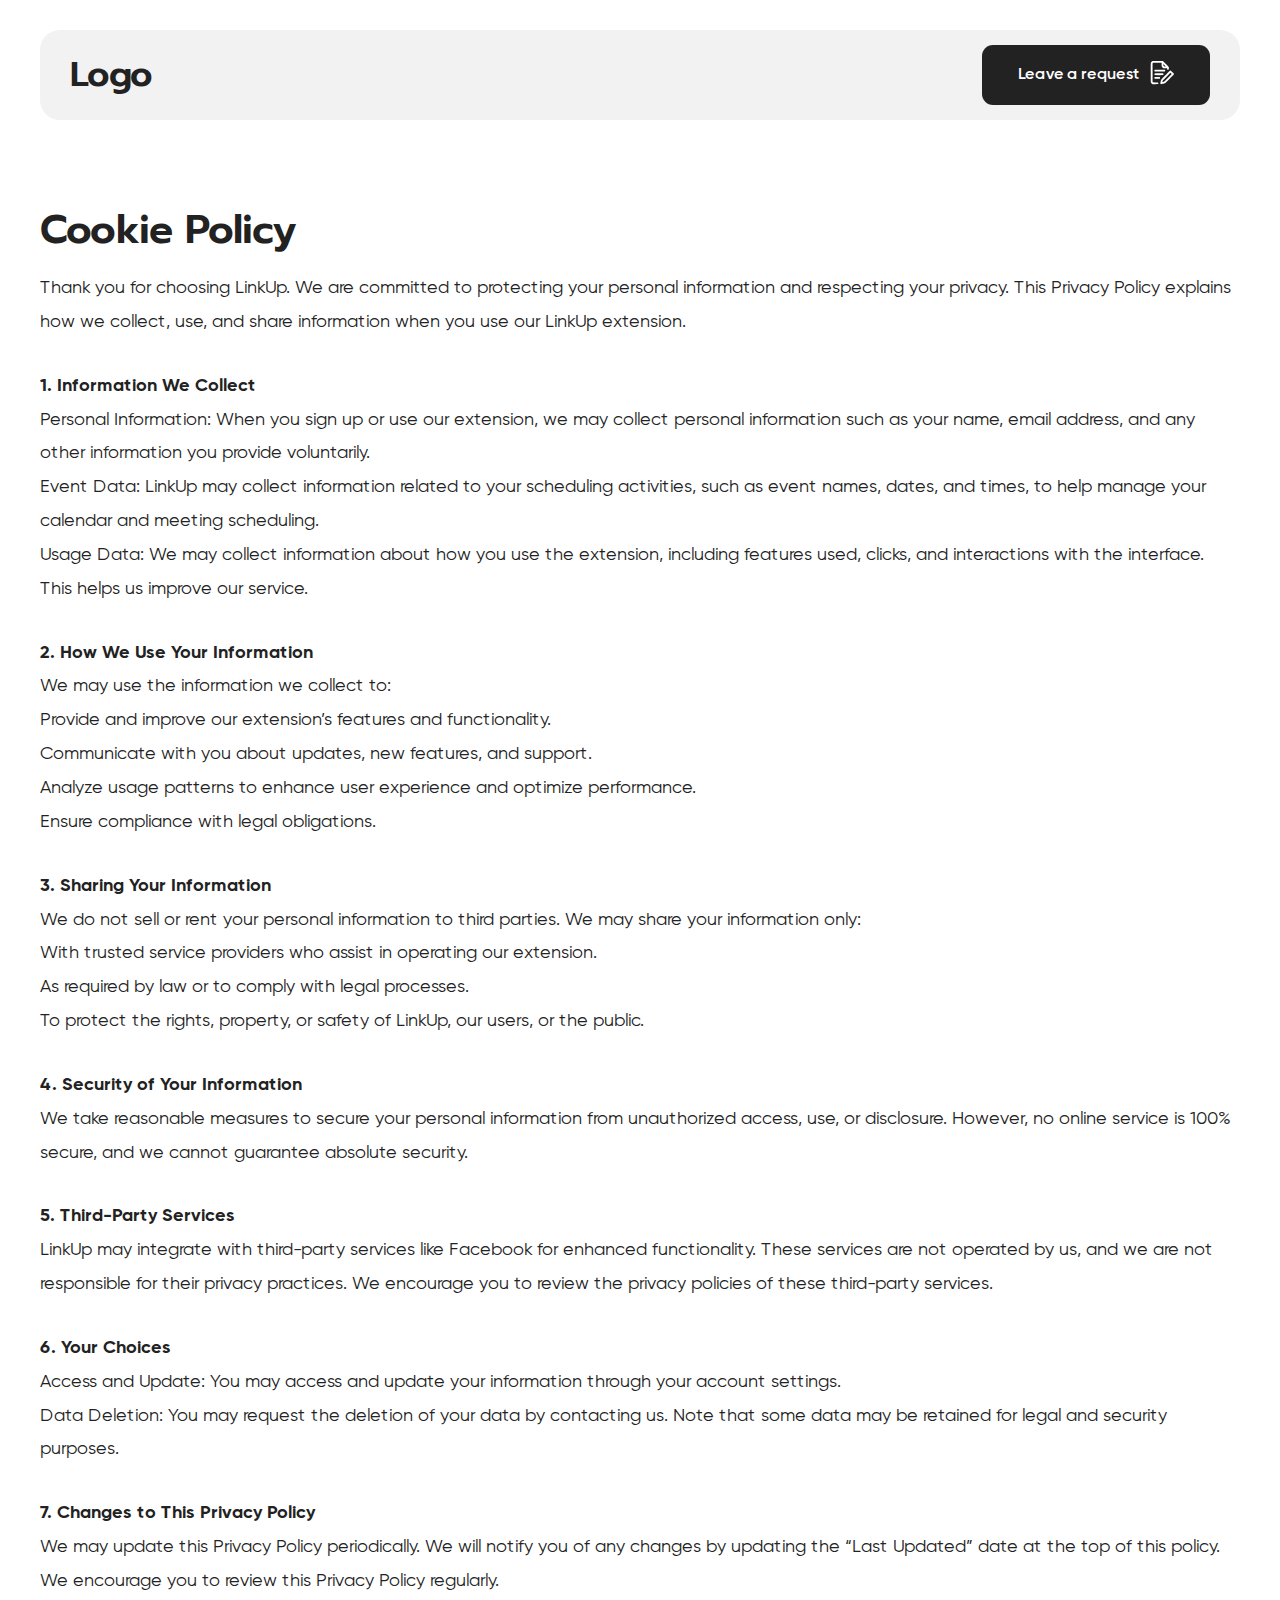
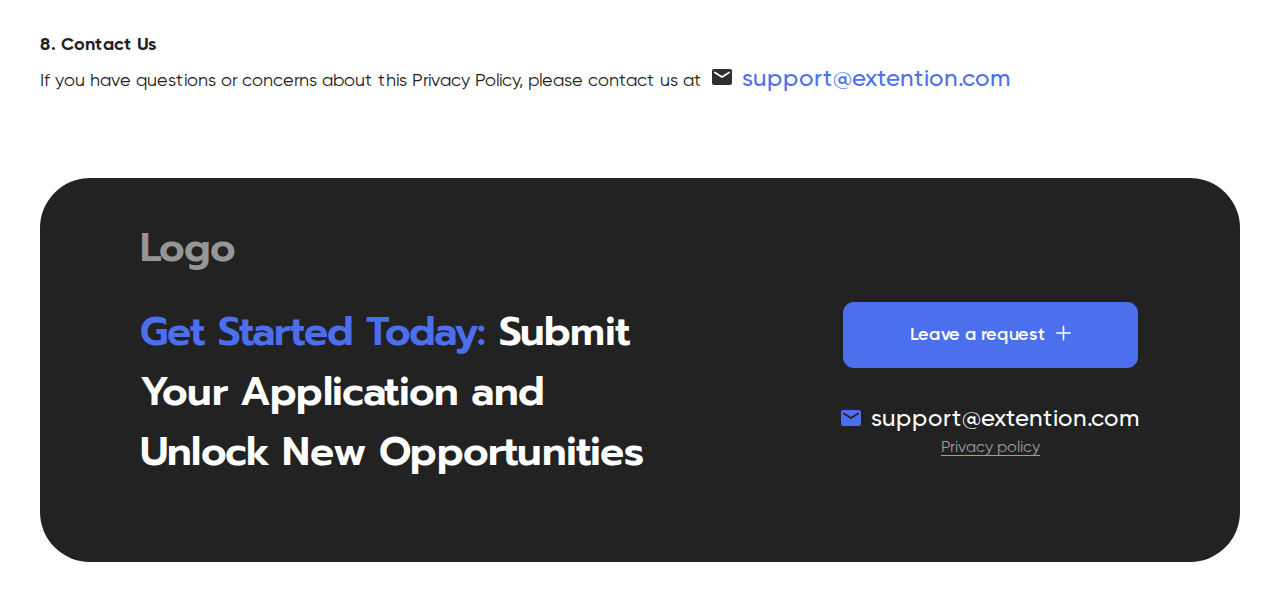
<file: сookie Policy.html>
<!DOCTYPE html>
<html lang="en">

<head>
	<meta charset="UTF-8">
	<meta name="viewport" content="width=device-width, initial-scale=1.0">
	<meta name="keywords" content="">
	<link rel="stylesheet" href="css/libs.min.css">
	<link rel="stylesheet" href="css/style.min.css">
	<title>Cookie Policy</title>
</head>


<body>
	<div class="wrapper">
		<header class="header">
    <div class="container">
        <div class="header__inner">
            <a href="" class="header__logo">Logo</a>
            <div class="header__btn btn btn-black">
                <span>Leave a request</span>
                <i>
                    <img src="img/btn-icon.svg" alt="">
                </i>
            </div>
        </div>
    </div>
</header>
		<main class="content">
			<section class="policy">
				<div class="container">
					<div class="policy__inner">
						<h2>Cookie Policy</h2>
						<p>Thank you for choosing LinkUp. We are committed to protecting your personal information and respecting your privacy. This Privacy Policy explains how we collect, use, and share information when you use our LinkUp extension.</p>
						<hr>
						<p>
							<strong>1. Information We Collect</strong> <br>
							Personal Information: When you sign up or use our extension, we may collect personal information such as your name, email address, and any other information you provide voluntarily. <br>
							Event Data: LinkUp may collect information related to your scheduling activities, such as event names, dates, and times, to help manage your calendar and meeting scheduling. <br>
							Usage Data: We may collect information about how you use the extension, including features used, clicks, and interactions with the interface. This helps us improve our service.
						</p>
						<hr>
						<p>
							<strong>2. How We Use Your Information</strong> <br>
							We may use the information we collect to: <br>
							Provide and improve our extension’s features and functionality. <br>
							Communicate with you about updates, new features, and support. <br>
							Analyze usage patterns to enhance user experience and optimize performance. <br>
							Ensure compliance with legal obligations.
						</p>
						<hr>
						<p>
							<strong>3. Sharing Your Information</strong> <br>
							We do not sell or rent your personal information to third parties. We may share your information only: <br>
							With trusted service providers who assist in operating our extension. <br>
							As required by law or to comply with legal processes. <br>
							To protect the rights, property, or safety of LinkUp, our users, or the public.
						</p>
						<hr>
						<p>
							<strong>4. Security of Your Information</strong> <br>
							We take reasonable measures to secure your personal information from unauthorized access, use, or disclosure. However, no online service is 100% secure, and we cannot guarantee absolute security.
						</p>
						<hr>
						<p>
							<strong>5. Third-Party Services</strong> <br>
							LinkUp may integrate with third-party services like Facebook for enhanced functionality. These services are not operated by us, and we are not responsible for their privacy practices. We encourage you to review the privacy policies of these third-party services.
						</p>
						<hr>
						<p>
							<strong>6. Your Choices</strong> <br>
							Access and Update: You may access and update your information through your account settings. <br>
							Data Deletion: You may request the deletion of your data by contacting us. Note that some data may be retained for legal and security purposes.
						</p>
						<hr>
						<p>
							<strong>7. Changes to This Privacy Policy</strong> <br>
							We may update this Privacy Policy periodically. We will notify you of any changes by updating the “Last Updated” date at the top of this policy. We encourage you to review this Privacy Policy regularly.
						</p>
						<hr>
						<p>
							<strong>8. Contact Us</strong> <br>
							If you have questions or concerns about this Privacy Policy, please contact us at <a href="mailto:support@extention.com">
								<i>
									<img src="img/email-icon2.svg" alt="">
								</i>
								<span>support@extention.com</span>
							</a>
						</p>
					</div>
				</div>
			</section>
		</main>
		<footer class="footer">
    <div class="container">
        <div class="footer__inner">
            <a href="" class="footer__logo">Logo</a>
            <div class="footer__wrap">
                <h2 class="footer__title"><span>Get Started Today:</span> Submit Your Application and Unlock New Opportunities</h2>
                <div class="footer__group">
                    <button class="footer__btn btn">
                        <span>Leave a request</span>
                        <i>
                            <img src="img/btn-icon2.svg" alt="">
                        </i>
                    </button>
                    <a href="mailto:support@extention.com" class="footer__email">
                        <i>
                            <img src="img/email-icon.svg" alt="">
                        </i>
                        <span>support@extention.com</span>
                    </a>
                    <a href="privacy-policy.html" class="footer__link">Privacy policy</a>
                </div>
            </div>
        </div>
    </div>
</footer>

	</div>
	<script src="js/libs.min.js"></script>
<script src="js/main.min.js"></script>

</body>

</html>
</file>
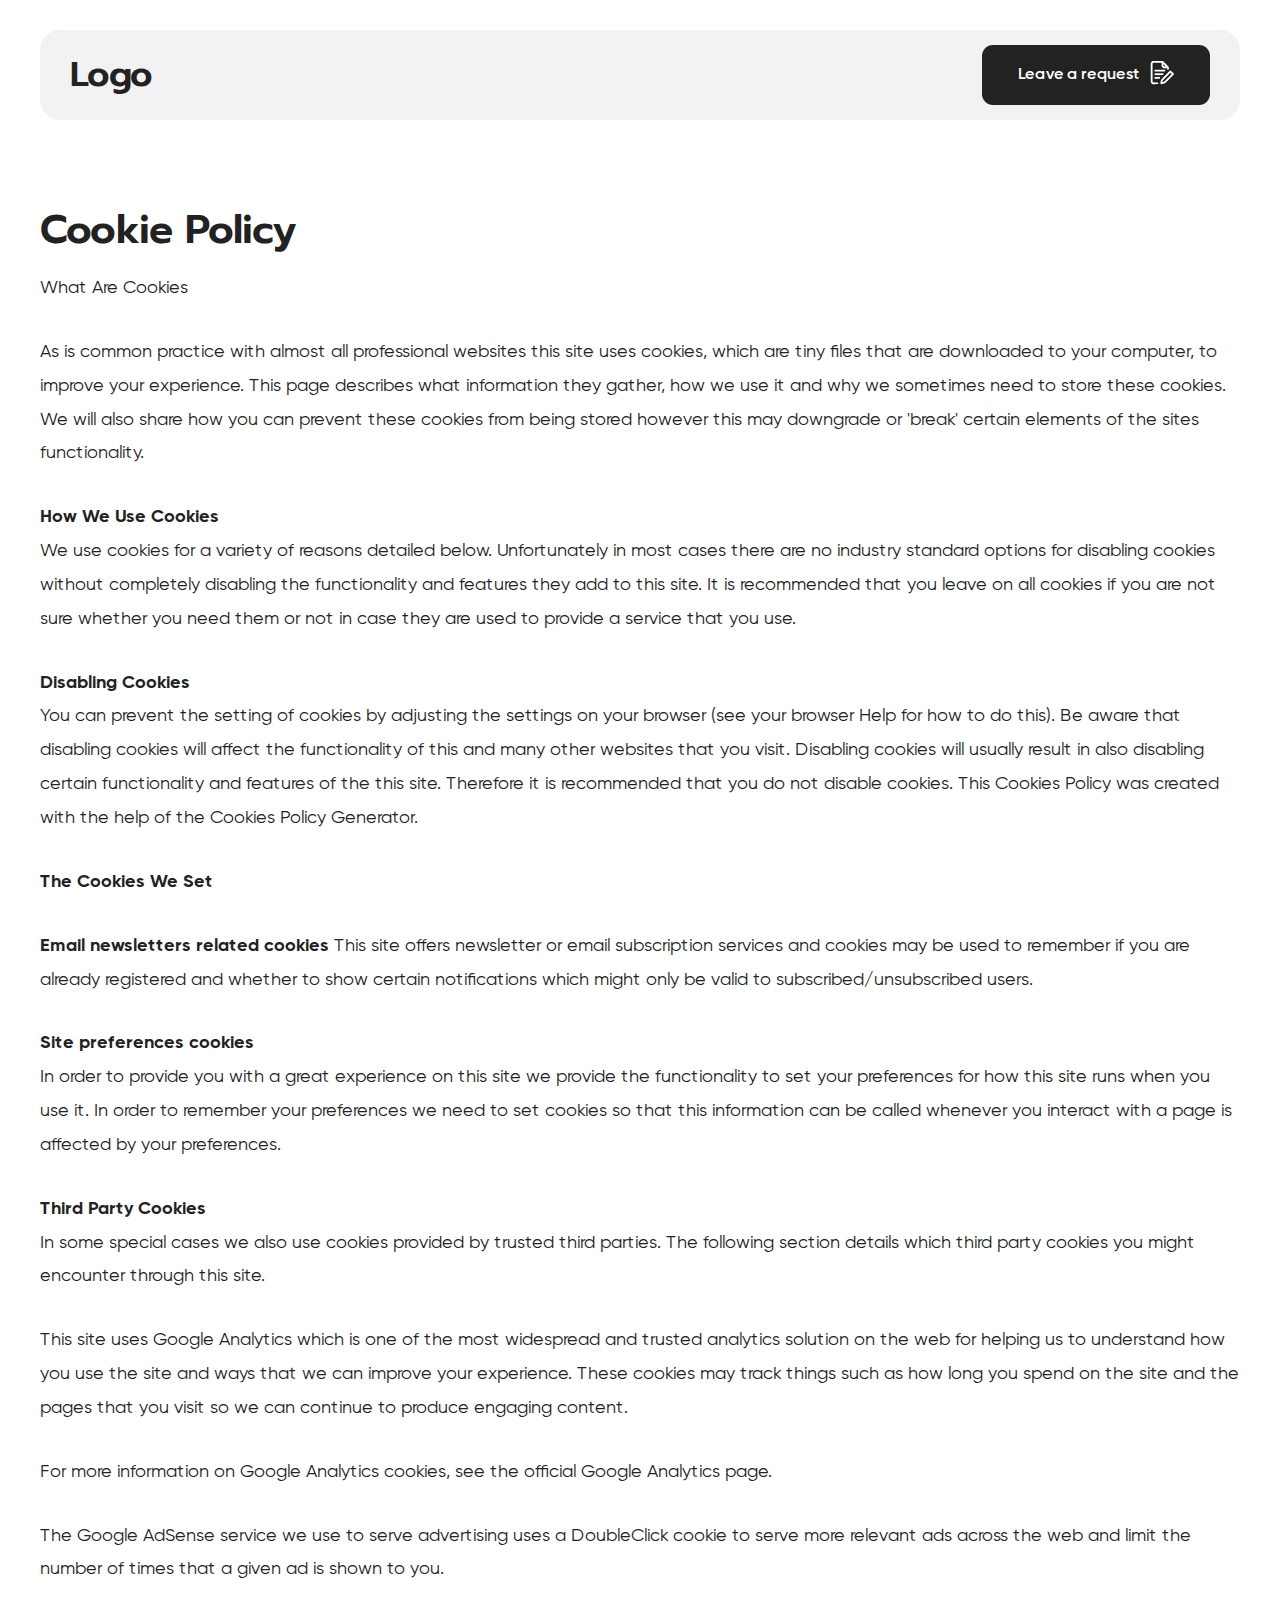
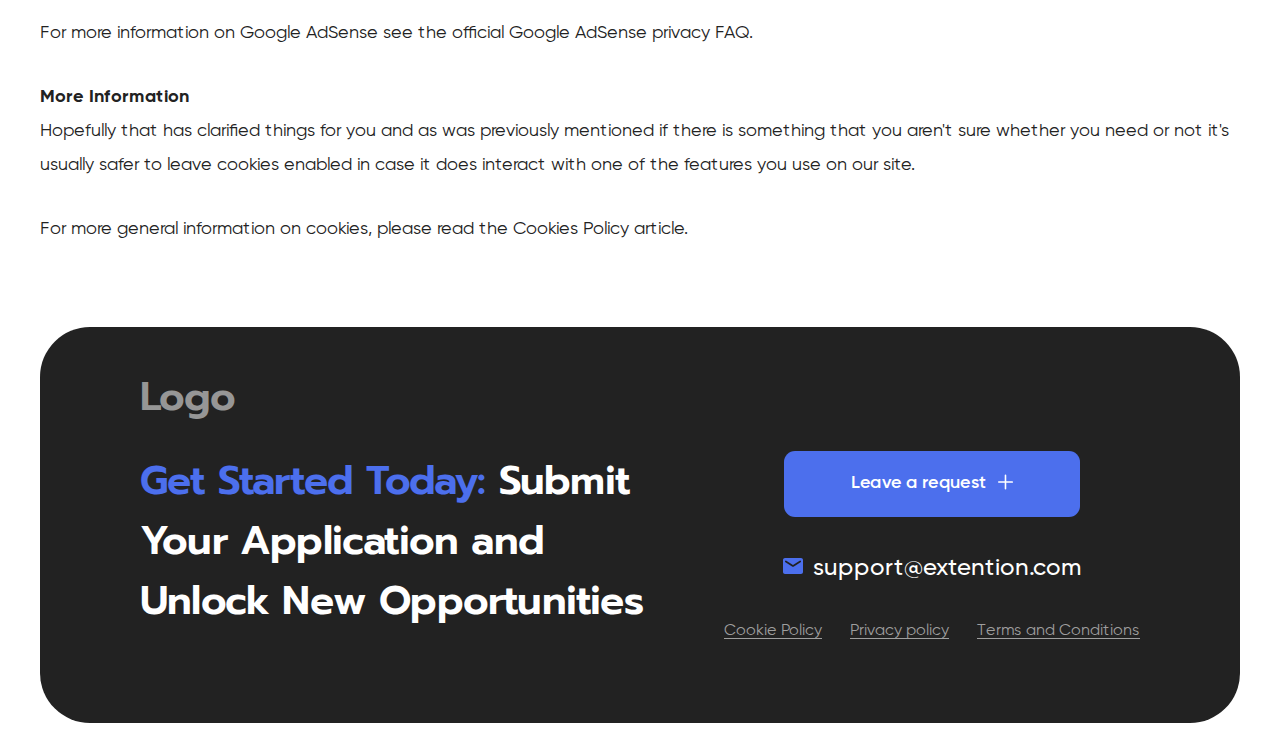
<file: сookie-policy.html>
<!DOCTYPE html>
<html lang="en">

<head>
	<meta charset="UTF-8">
	<meta name="viewport" content="width=device-width, initial-scale=1.0">
	<meta name="keywords" content="">
	<link rel="stylesheet" href="css/libs.min.css">
	<link rel="stylesheet" href="css/style.min.css">
	<title>Cookie-policy</title>
</head>


<body>
	<div class="wrapper">
		<header class="header">
    <div class="container">
        <div class="header__inner">
            <a href="index.html" class="header__logo">Logo</a>
            <button class="header__btn btn btn-black">
                <span>Leave a request</span>
                <i>
                    <img src="img/btn-icon.svg" alt="">
                </i>
            </button>
        </div>
    </div>
</header>
		<main class="content">
			<section class="policy">
				<div class="container">
					<div class="policy__inner">
						<h2>Cookie Policy</h2>
						<p>What Are Cookies</p>
						<hr>
						<p>As is common practice with almost all professional websites this site uses cookies, which are tiny files that are downloaded to your computer, to improve your experience. This page describes what information they gather, how we use it and why we sometimes need to store these cookies. We will also share how you can prevent these cookies from being stored however this may downgrade or 'break' certain elements of the sites functionality.</p>
						<hr>
						<p>
							<strong>How We Use Cookies</strong> <br>
							We use cookies for a variety of reasons detailed below. Unfortunately in most cases there are no industry standard options for disabling cookies without completely disabling the functionality and features they add to this site. It is recommended that you leave on all cookies if you are not sure whether you need them or not in case they are used to provide a service that you use.
						</p>
						<hr>
						<p>
							<strong>Disabling Cookies</strong> <br>
							You can prevent the setting of cookies by adjusting the settings on your browser (see your browser Help for how to do this). Be aware that disabling cookies will affect the functionality of this and many other websites that you visit. Disabling cookies will usually result in also disabling certain functionality and features of the this site. Therefore it is recommended that you do not disable cookies. This Cookies Policy was created with the help of the Cookies Policy Generator.
						</p>
						<hr>
						<p><strong>The Cookies We Set</strong></p>
						<hr>
						<p>
							<strong>Email newsletters related cookies</strong>
							This site offers newsletter or email subscription services and cookies may be used to remember if you are already registered and whether to show certain notifications which might only be valid to subscribed/unsubscribed users.
						</p>
						<hr>
						<p>
							<strong>Site preferences cookies</strong> <br>
							In order to provide you with a great experience on this site we provide the functionality to set your preferences for how this site runs when you use it. In order to remember your preferences we need to set cookies so that this information can be called whenever you interact with a page is affected by your preferences.
						</p>
						<hr>
						<p>
							<strong>Third Party Cookies</strong> <br>
							In some special cases we also use cookies provided by trusted third parties. The following section details which third party cookies you might encounter through this site.
						</p>
						<hr>
						<p>This site uses Google Analytics which is one of the most widespread and trusted analytics solution on the web for helping us to understand how you use the site and ways that we can improve your experience. These cookies may track things such as how long you spend on the site and the pages that you visit so we can continue to produce engaging content.</p>
						<hr>
						<p>For more information on Google Analytics cookies, see the official Google Analytics page.</p>
						<hr>
						<p>The Google AdSense service we use to serve advertising uses a DoubleClick cookie to serve more relevant ads across the web and limit the number of times that a given ad is shown to you.</p>
						<hr>
						<p>For more information on Google AdSense see the official Google AdSense privacy FAQ.</p>
						<hr>
						<p>
							<strong>More Information</strong> <br>
							Hopefully that has clarified things for you and as was previously mentioned if there is something that you aren't sure whether you need or not it's usually safer to leave cookies enabled in case it does interact with one of the features you use on our site.
						</p>
						<hr>
						<p>For more general information on cookies, please read the Cookies Policy article.</p>
					</div>
				</div>
			</section>
		</main>
		<footer class="footer">
    <div class="container">
        <div class="footer__inner">
            <a href="index.html" class="footer__logo">Logo</a>
            <div class="footer__wrap">
                <h2 class="footer__title"><span>Get Started Today:</span> Submit Your Application and Unlock New Opportunities</h2>
                <div class="footer__group">
                    <a href="#connection" class="footer__btn btn">
                        <span>Leave a request</span>
                        <i>
                            <img src="img/btn-icon2.svg" alt="">
                        </i>
                    </a>
                    <a href="mailto:support@extention.com" class="footer__email">
                        <i>
                            <img src="img/email-icon.svg" alt="">
                        </i>
                        <span>support@extention.com</span>
                    </a>
                    <div class="footer__links">
                        <a href="сookie-policy.html" class="footer__link">Cookie Policy</a>
                        <a href="privacy-policy.html" class="footer__link">Privacy policy</a>
                        <a href="terms-conditions.html" class="footer__link">Terms and Conditions</a>
                    </div>
                </div>
            </div>
        </div>
    </div>
</footer>

	</div>
	<script src="js/libs.min.js"></script>
<script src="js/main.min.js"></script>

</body>

</html>
</file>
<file: css/libs.min.css>
@font-face{font-family:"swiper-icons";src:url("data:application/font-woff;charset=utf-8;base64, [base64]//wADZ2x5ZgAAAywAAADMAAAD2MHtryVoZWFkAAABbAAAADAAAAA2E2+eoWhoZWEAAAGcAAAAHwAAACQC9gDzaG10eAAAAigAAAAZAAAArgJkABFsb2NhAAAC0AAAAFoAAABaFQAUGG1heHAAAAG8AAAAHwAAACAAcABAbmFtZQAAA/gAAAE5AAACXvFdBwlwb3N0AAAFNAAAAGIAAACE5s74hXjaY2BkYGAAYpf5Hu/j+W2+MnAzMYDAzaX6QjD6/4//Bxj5GA8AuRwMYGkAPywL13jaY2BkYGA88P8Agx4j+/8fQDYfA1AEBWgDAIB2BOoAeNpjYGRgYNBh4GdgYgABEMnIABJzYNADCQAACWgAsQB42mNgYfzCOIGBlYGB0YcxjYGBwR1Kf2WQZGhhYGBiYGVmgAFGBiQQkOaawtDAoMBQxXjg/wEGPcYDDA4wNUA2CCgwsAAAO4EL6gAAeNpj2M0gyAACqxgGNWBkZ2D4/wMA+xkDdgAAAHjaY2BgYGaAYBkGRgYQiAHyGMF8FgYHIM3DwMHABGQrMOgyWDLEM1T9/w8UBfEMgLzE////P/5//f/V/xv+r4eaAAeMbAxwIUYmIMHEgKYAYjUcsDAwsLKxc3BycfPw8jEQA/[base64]/uznmfPFBNODM2K7MTQ45YEAZqGP81AmGGcF3iPqOop0r1SPTaTbVkfUe4HXj97wYE+yNwWYxwWu4v1ugWHgo3S1XdZEVqWM7ET0cfnLGxWfkgR42o2PvWrDMBSFj/IHLaF0zKjRgdiVMwScNRAoWUoH78Y2icB/yIY09An6AH2Bdu/UB+yxopYshQiEvnvu0dURgDt8QeC8PDw7Fpji3fEA4z/PEJ6YOB5hKh4dj3EvXhxPqH/SKUY3rJ7srZ4FZnh1PMAtPhwP6fl2PMJMPDgeQ4rY8YT6Gzao0eAEA409DuggmTnFnOcSCiEiLMgxCiTI6Cq5DZUd3Qmp10vO0LaLTd2cjN4fOumlc7lUYbSQcZFkutRG7g6JKZKy0RmdLY680CDnEJ+UMkpFFe1RN7nxdVpXrC4aTtnaurOnYercZg2YVmLN/d/gczfEimrE/fs/bOuq29Zmn8tloORaXgZgGa78yO9/cnXm2BpaGvq25Dv9S4E9+5SIc9PqupJKhYFSSl47+Qcr1mYNAAAAeNptw0cKwkAAAMDZJA8Q7OUJvkLsPfZ6zFVERPy8qHh2YER+3i/BP83vIBLLySsoKimrqKqpa2hp6+jq6RsYGhmbmJqZSy0sraxtbO3sHRydnEMU4uR6yx7JJXveP7WrDycAAAAAAAH//wACeNpjYGRgYOABYhkgZgJCZgZNBkYGLQZtIJsFLMYAAAw3ALgAeNolizEKgDAQBCchRbC2sFER0YD6qVQiBCv/H9ezGI6Z5XBAw8CBK/m5iQQVauVbXLnOrMZv2oLdKFa8Pjuru2hJzGabmOSLzNMzvutpB3N42mNgZGBg4GKQYzBhYMxJLMlj4GBgAYow/P/PAJJhLM6sSoWKfWCAAwDAjgbRAAB42mNgYGBkAIIbCZo5IPrmUn0hGA0AO8EFTQAA");font-weight:400;font-style:normal}:root{--swiper-theme-color: #007aff}.swiper{margin-left:auto;margin-right:auto;position:relative;overflow:hidden;list-style:none;padding:0;z-index:1}.swiper-vertical>.swiper-wrapper{flex-direction:column}.swiper-wrapper{position:relative;width:100%;height:100%;z-index:1;display:flex;transition-property:transform;box-sizing:content-box}.swiper-android .swiper-slide,.swiper-wrapper{transform:translate3d(0px, 0, 0)}.swiper-pointer-events{touch-action:pan-y}.swiper-pointer-events.swiper-vertical{touch-action:pan-x}.swiper-slide{flex-shrink:0;width:100%;height:100%;position:relative;transition-property:transform}.swiper-slide-invisible-blank{visibility:hidden}.swiper-autoheight,.swiper-autoheight .swiper-slide{height:auto}.swiper-autoheight .swiper-wrapper{align-items:flex-start;transition-property:transform,height}.swiper-backface-hidden .swiper-slide{transform:translateZ(0);-webkit-backface-visibility:hidden;backface-visibility:hidden}.swiper-3d,.swiper-3d.swiper-css-mode .swiper-wrapper{perspective:1200px}.swiper-3d .swiper-wrapper,.swiper-3d .swiper-slide,.swiper-3d .swiper-slide-shadow,.swiper-3d .swiper-slide-shadow-left,.swiper-3d .swiper-slide-shadow-right,.swiper-3d .swiper-slide-shadow-top,.swiper-3d .swiper-slide-shadow-bottom,.swiper-3d .swiper-cube-shadow{transform-style:preserve-3d}.swiper-3d .swiper-slide-shadow,.swiper-3d .swiper-slide-shadow-left,.swiper-3d .swiper-slide-shadow-right,.swiper-3d .swiper-slide-shadow-top,.swiper-3d .swiper-slide-shadow-bottom{position:absolute;left:0;top:0;width:100%;height:100%;pointer-events:none;z-index:10}.swiper-3d .swiper-slide-shadow{background:rgba(0,0,0,.15)}.swiper-3d .swiper-slide-shadow-left{background-image:linear-gradient(to left, rgba(0, 0, 0, 0.5), rgba(0, 0, 0, 0))}.swiper-3d .swiper-slide-shadow-right{background-image:linear-gradient(to right, rgba(0, 0, 0, 0.5), rgba(0, 0, 0, 0))}.swiper-3d .swiper-slide-shadow-top{background-image:linear-gradient(to top, rgba(0, 0, 0, 0.5), rgba(0, 0, 0, 0))}.swiper-3d .swiper-slide-shadow-bottom{background-image:linear-gradient(to bottom, rgba(0, 0, 0, 0.5), rgba(0, 0, 0, 0))}.swiper-css-mode>.swiper-wrapper{overflow:auto;scrollbar-width:none;-ms-overflow-style:none}.swiper-css-mode>.swiper-wrapper::-webkit-scrollbar{display:none}.swiper-css-mode>.swiper-wrapper>.swiper-slide{scroll-snap-align:start start}.swiper-horizontal.swiper-css-mode>.swiper-wrapper{scroll-snap-type:x mandatory}.swiper-vertical.swiper-css-mode>.swiper-wrapper{scroll-snap-type:y mandatory}.swiper-centered>.swiper-wrapper::before{content:"";flex-shrink:0;order:9999}.swiper-centered.swiper-horizontal>.swiper-wrapper>.swiper-slide:first-child{margin-inline-start:var(--swiper-centered-offset-before)}.swiper-centered.swiper-horizontal>.swiper-wrapper::before{height:100%;min-height:1px;width:var(--swiper-centered-offset-after)}.swiper-centered.swiper-vertical>.swiper-wrapper>.swiper-slide:first-child{margin-block-start:var(--swiper-centered-offset-before)}.swiper-centered.swiper-vertical>.swiper-wrapper::before{width:100%;min-width:1px;height:var(--swiper-centered-offset-after)}.swiper-centered>.swiper-wrapper>.swiper-slide{scroll-snap-align:center center}.swiper-virtual .swiper-slide{-webkit-backface-visibility:hidden;transform:translateZ(0)}.swiper-virtual.swiper-css-mode .swiper-wrapper::after{content:"";position:absolute;left:0;top:0;pointer-events:none}.swiper-virtual.swiper-css-mode.swiper-horizontal .swiper-wrapper::after{height:1px;width:var(--swiper-virtual-size)}.swiper-virtual.swiper-css-mode.swiper-vertical .swiper-wrapper::after{width:1px;height:var(--swiper-virtual-size)}:root{--swiper-navigation-size: 44px}.swiper-button-prev,.swiper-button-next{position:absolute;top:50%;width:calc(var(--swiper-navigation-size)/44*27);height:var(--swiper-navigation-size);margin-top:calc(0px - var(--swiper-navigation-size)/2);z-index:10;cursor:pointer;display:flex;align-items:center;justify-content:center;color:var(--swiper-navigation-color, var(--swiper-theme-color))}.swiper-button-prev.swiper-button-disabled,.swiper-button-next.swiper-button-disabled{opacity:.35;cursor:auto;pointer-events:none}.swiper-button-prev.swiper-button-hidden,.swiper-button-next.swiper-button-hidden{opacity:0;cursor:auto;pointer-events:none}.swiper-navigation-disabled .swiper-button-prev,.swiper-navigation-disabled .swiper-button-next{display:none !important}.swiper-button-prev:after,.swiper-button-next:after{font-family:swiper-icons;font-size:var(--swiper-navigation-size);text-transform:none !important;letter-spacing:0;font-variant:initial;line-height:1}.swiper-button-prev,.swiper-rtl .swiper-button-next{left:10px;right:auto}.swiper-button-prev:after,.swiper-rtl .swiper-button-next:after{content:"prev"}.swiper-button-next,.swiper-rtl .swiper-button-prev{right:10px;left:auto}.swiper-button-next:after,.swiper-rtl .swiper-button-prev:after{content:"next"}.swiper-button-lock{display:none}.swiper-pagination{position:absolute;text-align:center;transition:300ms opacity;transform:translate3d(0, 0, 0);z-index:10}.swiper-pagination.swiper-pagination-hidden{opacity:0}.swiper-pagination-disabled>.swiper-pagination,.swiper-pagination.swiper-pagination-disabled{display:none !important}.swiper-pagination-fraction,.swiper-pagination-custom,.swiper-horizontal>.swiper-pagination-bullets,.swiper-pagination-bullets.swiper-pagination-horizontal{bottom:10px;left:0;width:100%}.swiper-pagination-bullets-dynamic{overflow:hidden;font-size:0}.swiper-pagination-bullets-dynamic .swiper-pagination-bullet{transform:scale(0.33);position:relative}.swiper-pagination-bullets-dynamic .swiper-pagination-bullet-active{transform:scale(1)}.swiper-pagination-bullets-dynamic .swiper-pagination-bullet-active-main{transform:scale(1)}.swiper-pagination-bullets-dynamic .swiper-pagination-bullet-active-prev{transform:scale(0.66)}.swiper-pagination-bullets-dynamic .swiper-pagination-bullet-active-prev-prev{transform:scale(0.33)}.swiper-pagination-bullets-dynamic .swiper-pagination-bullet-active-next{transform:scale(0.66)}.swiper-pagination-bullets-dynamic .swiper-pagination-bullet-active-next-next{transform:scale(0.33)}.swiper-pagination-bullet{width:var(--swiper-pagination-bullet-width, var(--swiper-pagination-bullet-size, 8px));height:var(--swiper-pagination-bullet-height, var(--swiper-pagination-bullet-size, 8px));display:inline-block;border-radius:50%;background:var(--swiper-pagination-bullet-inactive-color, #000);opacity:var(--swiper-pagination-bullet-inactive-opacity, 0.2)}button.swiper-pagination-bullet{border:none;margin:0;padding:0;box-shadow:none;-webkit-appearance:none;appearance:none}.swiper-pagination-clickable .swiper-pagination-bullet{cursor:pointer}.swiper-pagination-bullet:only-child{display:none !important}.swiper-pagination-bullet-active{opacity:var(--swiper-pagination-bullet-opacity, 1);background:var(--swiper-pagination-color, var(--swiper-theme-color))}.swiper-vertical>.swiper-pagination-bullets,.swiper-pagination-vertical.swiper-pagination-bullets{right:10px;top:50%;transform:translate3d(0px, -50%, 0)}.swiper-vertical>.swiper-pagination-bullets .swiper-pagination-bullet,.swiper-pagination-vertical.swiper-pagination-bullets .swiper-pagination-bullet{margin:var(--swiper-pagination-bullet-vertical-gap, 6px) 0;display:block}.swiper-vertical>.swiper-pagination-bullets.swiper-pagination-bullets-dynamic,.swiper-pagination-vertical.swiper-pagination-bullets.swiper-pagination-bullets-dynamic{top:50%;transform:translateY(-50%);width:8px}.swiper-vertical>.swiper-pagination-bullets.swiper-pagination-bullets-dynamic .swiper-pagination-bullet,.swiper-pagination-vertical.swiper-pagination-bullets.swiper-pagination-bullets-dynamic .swiper-pagination-bullet{display:inline-block;transition:200ms transform,200ms top}.swiper-horizontal>.swiper-pagination-bullets .swiper-pagination-bullet,.swiper-pagination-horizontal.swiper-pagination-bullets .swiper-pagination-bullet{margin:0 var(--swiper-pagination-bullet-horizontal-gap, 4px)}.swiper-horizontal>.swiper-pagination-bullets.swiper-pagination-bullets-dynamic,.swiper-pagination-horizontal.swiper-pagination-bullets.swiper-pagination-bullets-dynamic{left:50%;transform:translateX(-50%);white-space:nowrap}.swiper-horizontal>.swiper-pagination-bullets.swiper-pagination-bullets-dynamic .swiper-pagination-bullet,.swiper-pagination-horizontal.swiper-pagination-bullets.swiper-pagination-bullets-dynamic .swiper-pagination-bullet{transition:200ms transform,200ms left}.swiper-horizontal.swiper-rtl>.swiper-pagination-bullets-dynamic .swiper-pagination-bullet{transition:200ms transform,200ms right}.swiper-pagination-progressbar{background:rgba(0,0,0,.25);position:absolute}.swiper-pagination-progressbar .swiper-pagination-progressbar-fill{background:var(--swiper-pagination-color, var(--swiper-theme-color));position:absolute;left:0;top:0;width:100%;height:100%;transform:scale(0);transform-origin:left top}.swiper-rtl .swiper-pagination-progressbar .swiper-pagination-progressbar-fill{transform-origin:right top}.swiper-horizontal>.swiper-pagination-progressbar,.swiper-pagination-progressbar.swiper-pagination-horizontal,.swiper-vertical>.swiper-pagination-progressbar.swiper-pagination-progressbar-opposite,.swiper-pagination-progressbar.swiper-pagination-vertical.swiper-pagination-progressbar-opposite{width:100%;height:4px;left:0;top:0}.swiper-vertical>.swiper-pagination-progressbar,.swiper-pagination-progressbar.swiper-pagination-vertical,.swiper-horizontal>.swiper-pagination-progressbar.swiper-pagination-progressbar-opposite,.swiper-pagination-progressbar.swiper-pagination-horizontal.swiper-pagination-progressbar-opposite{width:4px;height:100%;left:0;top:0}.swiper-pagination-lock{display:none}.swiper-scrollbar{border-radius:10px;position:relative;-ms-touch-action:none;background:rgba(0,0,0,.1)}.swiper-scrollbar-disabled>.swiper-scrollbar,.swiper-scrollbar.swiper-scrollbar-disabled{display:none !important}.swiper-horizontal>.swiper-scrollbar,.swiper-scrollbar.swiper-scrollbar-horizontal{position:absolute;left:1%;bottom:3px;z-index:50;height:5px;width:98%}.swiper-vertical>.swiper-scrollbar,.swiper-scrollbar.swiper-scrollbar-vertical{position:absolute;right:3px;top:1%;z-index:50;width:5px;height:98%}.swiper-scrollbar-drag{height:100%;width:100%;position:relative;background:rgba(0,0,0,.5);border-radius:10px;left:0;top:0}.swiper-scrollbar-cursor-drag{cursor:move}.swiper-scrollbar-lock{display:none}.swiper-zoom-container{width:100%;height:100%;display:flex;justify-content:center;align-items:center;text-align:center}.swiper-zoom-container>img,.swiper-zoom-container>svg,.swiper-zoom-container>canvas{max-width:100%;max-height:100%;object-fit:contain}.swiper-slide-zoomed{cursor:move}.swiper-lazy-preloader{width:42px;height:42px;position:absolute;left:50%;top:50%;margin-left:-21px;margin-top:-21px;z-index:10;transform-origin:50%;box-sizing:border-box;border:4px solid var(--swiper-preloader-color, var(--swiper-theme-color));border-radius:50%;border-top-color:rgba(0,0,0,0)}.swiper:not(.swiper-watch-progress) .swiper-lazy-preloader,.swiper-watch-progress .swiper-slide-visible .swiper-lazy-preloader{animation:swiper-preloader-spin 1s infinite linear}.swiper-lazy-preloader-white{--swiper-preloader-color: #fff}.swiper-lazy-preloader-black{--swiper-preloader-color: #000}@keyframes swiper-preloader-spin{0%{transform:rotate(0deg)}100%{transform:rotate(360deg)}}.swiper .swiper-notification{position:absolute;left:0;top:0;pointer-events:none;opacity:0;z-index:-1000}.swiper-free-mode>.swiper-wrapper{transition-timing-function:ease-out;margin:0 auto}.swiper-grid>.swiper-wrapper{flex-wrap:wrap}.swiper-grid-column>.swiper-wrapper{flex-wrap:wrap;flex-direction:column}.swiper-fade.swiper-free-mode .swiper-slide{transition-timing-function:ease-out}.swiper-fade .swiper-slide{pointer-events:none;transition-property:opacity}.swiper-fade .swiper-slide .swiper-slide{pointer-events:none}.swiper-fade .swiper-slide-active,.swiper-fade .swiper-slide-active .swiper-slide-active{pointer-events:auto}.swiper-cube{overflow:visible}.swiper-cube .swiper-slide{pointer-events:none;-webkit-backface-visibility:hidden;backface-visibility:hidden;z-index:1;visibility:hidden;transform-origin:0 0;width:100%;height:100%}.swiper-cube .swiper-slide .swiper-slide{pointer-events:none}.swiper-cube.swiper-rtl .swiper-slide{transform-origin:100% 0}.swiper-cube .swiper-slide-active,.swiper-cube .swiper-slide-active .swiper-slide-active{pointer-events:auto}.swiper-cube .swiper-slide-active,.swiper-cube .swiper-slide-next,.swiper-cube .swiper-slide-prev,.swiper-cube .swiper-slide-next+.swiper-slide{pointer-events:auto;visibility:visible}.swiper-cube .swiper-slide-shadow-top,.swiper-cube .swiper-slide-shadow-bottom,.swiper-cube .swiper-slide-shadow-left,.swiper-cube .swiper-slide-shadow-right{z-index:0;-webkit-backface-visibility:hidden;backface-visibility:hidden}.swiper-cube .swiper-cube-shadow{position:absolute;left:0;bottom:0px;width:100%;height:100%;opacity:.6;z-index:0}.swiper-cube .swiper-cube-shadow:before{content:"";background:#000;position:absolute;left:0;top:0;bottom:0;right:0;filter:blur(50px)}.swiper-flip{overflow:visible}.swiper-flip .swiper-slide{pointer-events:none;-webkit-backface-visibility:hidden;backface-visibility:hidden;z-index:1}.swiper-flip .swiper-slide .swiper-slide{pointer-events:none}.swiper-flip .swiper-slide-active,.swiper-flip .swiper-slide-active .swiper-slide-active{pointer-events:auto}.swiper-flip .swiper-slide-shadow-top,.swiper-flip .swiper-slide-shadow-bottom,.swiper-flip .swiper-slide-shadow-left,.swiper-flip .swiper-slide-shadow-right{z-index:0;-webkit-backface-visibility:hidden;backface-visibility:hidden}.swiper-creative .swiper-slide{-webkit-backface-visibility:hidden;backface-visibility:hidden;overflow:hidden;transition-property:transform,opacity,height}.swiper-cards{overflow:visible}.swiper-cards .swiper-slide{transform-origin:center bottom;-webkit-backface-visibility:hidden;backface-visibility:hidden;overflow:hidden}
/*# sourceMappingURL=../sourcemaps/libs.min.css.map */
</file>
<file: css/style.min.css>
@font-face{font-family:Gilroy;font-weight:400;src:url(../fonts/Gilroy-Regular.woff) format("woff")}@font-face{font-family:Gilroy;font-weight:400;src:url(../fonts/Gilroy-Regular.woff2) format("woff2")}@font-face{font-family:Gilroy;font-weight:500;src:url(../fonts/Gilroy-Medium.woff) format("woff")}@font-face{font-family:Gilroy;font-weight:500;src:url(../fonts/Gilroy-Medium.woff2) format("woff2")}@font-face{font-family:Gilroy;font-weight:600;src:url(../fonts/Gilroy-Semibold.woff) format("woff")}@font-face{font-family:Gilroy;font-weight:600;src:url(../fonts/Gilroy-Semibold.woff2) format("woff2")}@font-face{font-family:Prompt;font-weight:600;src:url(../fonts/Prompt-SemiBold.woff) format("woff")}@font-face{font-family:Prompt;font-weight:600;src:url(../fonts/Prompt-SemiBold.woff2) format("woff2")}@font-face{font-family:Gilroy;font-weight:700;src:url(../fonts/Gilroy-Bold.woff) format("woff")}@font-face{font-family:Gilroy;font-weight:700;src:url(../fonts/Gilroy-Bold.woff2) format("woff2")}*,::after,::before{-webkit-box-sizing:inherit;box-sizing:inherit}*{-webkit-box-sizing:border-box;box-sizing:border-box}a,body,div,form,h1,h2,h3,h4,h5,label,li,p,ul{margin:0;padding:0;border:0;text-decoration:none;line-height:1;-webkit-box-sizing:border-box;box-sizing:border-box}button,input,textarea{outline:0!important}button{font-family:Gilroy;border:none;cursor:pointer;-webkit-transition:.3s;-o-transition:.3s;transition:.3s}.btn{display:-webkit-box;display:-ms-flexbox;display:flex;-webkit-box-pack:center;-ms-flex-pack:center;justify-content:center;-webkit-box-align:center;-ms-flex-align:center;align-items:center}input:active,input[type=checkbox]:focus,input[type=file]:focus,input[type=radio]:focus,input[type=text]:focus{outline:0!important}html{height:100%;scroll-behavior:smooth;-webkit-box-sizing:border-box;box-sizing:border-box}body{font-family:Gilroy,sans-serif;font-weight:400;height:100%;overflow-x:hidden;background:#fff;color:#222}.fixed-body{overflow:hidden}h1,h2,h3,h4,h5,h6,img,p{margin:0;padding:0;height:auto;-o-object-fit:cover;object-fit:cover}a{color:inherit;text-decoration:none;-webkit-transition:.3s;-o-transition:.3s;transition:.3s}li,ul{margin:0;padding:0;list-style:none}.container{margin:0 auto;padding:0 30px;max-width:1260px}@media screen and (max-width:992px){.container{padding:0 15px}}.header{padding-top:30px}.header__inner{display:-webkit-box;display:-ms-flexbox;display:flex;-webkit-box-pack:justify;-ms-flex-pack:justify;justify-content:space-between;-webkit-box-align:center;-ms-flex-align:center;align-items:center;gap:16px;background:#f2f2f2;border-radius:20px;padding:15px 30px}.header__logo{font-family:Prompt;font-size:35px;line-height:150%;font-weight:600;letter-spacing:-.7px}.header__btn{height:60px;border-radius:11px;padding:5px 36px}.header__btn span{font-size:16px;letter-spacing:-.32px}.header__list{display:-webkit-box;display:-ms-flexbox;display:flex;-webkit-box-align:center;-ms-flex-align:center;align-items:center;gap:32px}.header__list li a{font-size:20px;line-height:150%;font-weight:500}.header__list li a:hover{color:#4c6fed}.header__group{display:-webkit-box;display:-ms-flexbox;display:flex;-webkit-box-align:center;-ms-flex-align:center;align-items:center;gap:16px}.burger{position:relative;z-index:5;width:36px;height:26px;display:none;cursor:pointer}.burger span{position:absolute;left:0;width:100%;height:3px;background:#4c6fed;border-radius:3px;-webkit-transition:.5s;-o-transition:.5s;transition:.5s}.burger span:nth-child(1){top:0}.burger span:nth-child(2){top:50%;-webkit-transform:translate(0,-50%);-ms-transform:translate(0,-50%);transform:translate(0,-50%)}.burger span:nth-child(3){bottom:0}.burger--active span:nth-child(1){top:11px;-webkit-transform:rotate(-45deg);-ms-transform:rotate(-45deg);transform:rotate(-45deg)}.burger--active span:nth-child(2){display:none}.burger--active span:nth-child(3){bottom:11px;-webkit-transform:rotate(45deg);-ms-transform:rotate(45deg);transform:rotate(45deg)}@media screen and (max-width:992px){.header__inner{padding:15px}.header__logo{font-size:30px;letter-spacing:-.6px}.header__list{position:fixed;z-index:4;top:0;left:0;width:100%;height:100%;-webkit-box-orient:vertical;-webkit-box-direction:normal;-ms-flex-direction:column;flex-direction:column;background:#222;padding:150px 15px 50px;opacity:0;pointer-events:none;-webkit-transition:.3s;-o-transition:.3s;transition:.3s;overflow-y:auto}.header__list--active{opacity:1;pointer-events:auto}.header__list li a{color:#fff}.burger{display:block}}@media screen and (max-width:576px){.header__logo{font-size:24px;letter-spacing:-.48px}.header__btn{height:50px;padding:5px 20px}.header__btn span{font-size:14px}.header__btn i{max-width:16px!important}}@media screen and (max-width:359px){.header__btn{width:40px;height:40px;padding:5px}.header__btn span{display:none}}.wrapper{overflow:hidden}h2{font-family:Prompt;font-size:40px;line-height:150%;font-weight:600;letter-spacing:-.8px}.btn-black{gap:10px;background:#222;border-radius:11px;color:#fff}.btn-black:hover{background:#000}.btn-black span{line-height:116%;font-weight:600}.btn-black i{max-width:24px}.btn-black i img{max-width:100%}.main{position:relative;padding:50px 0 0}.main:after{content:"";position:absolute;left:50%;bottom:-29px;-webkit-transform:translate(-50%,0);-ms-transform:translate(-50%,0);transform:translate(-50%,0);width:63px;height:63px;background:#fff;border-radius:50%;pointer-events:none}.main__inner{position:relative;background-repeat:no-repeat;background-position:center;background-size:cover;border-radius:50px;padding:18px 30px 100px;overflow:hidden}.main__inner:after{content:"";position:absolute;top:50%;left:50%;-webkit-transform:translate(-50%,-50%);-ms-transform:translate(-50%,-50%);transform:translate(-50%,-50%);width:1064px;height:574px;background:#4d7bff;-webkit-filter:blur(131.2px);filter:blur(131.2px)}.main__wrap{position:relative;z-index:2;display:-webkit-box;display:-ms-flexbox;display:flex;-webkit-box-orient:vertical;-webkit-box-direction:normal;-ms-flex-direction:column;flex-direction:column;-webkit-box-align:center;-ms-flex-align:center;align-items:center;text-align:center}.main__title{max-width:982px;font-family:Prompt;font-size:62px;line-height:150%;font-weight:600;letter-spacing:-1.24px;color:#fff}.main__title span{background-image:url(../img/line.svg);background-repeat:no-repeat;background-position:center top 10px;background-size:cover}.main__subtitle{font-size:18px;line-height:116%;letter-spacing:-.36px;color:#fff;margin-top:20px}.main__btn{height:66px;border-radius:11px;padding:5px 40px;margin-top:40px}.main__btn span{font-size:18px;letter-spacing:-.36px}.main__btn2{position:absolute;z-index:2;left:50%;bottom:-20px;-webkit-transform:translate(-50%,0);-ms-transform:translate(-50%,0);transform:translate(-50%,0);width:43px;height:43px;background:#f2f2f2;border-radius:50%}.finance{padding:100px 0 40px}.finance__title{text-align:center}.finance__cards{display:grid;grid-template-columns:repeat(4,calc(25% - 15px));gap:20px;margin-top:40px}.finance-card{display:-webkit-box;display:-ms-flexbox;display:flex;-webkit-box-orient:vertical;-webkit-box-direction:normal;-ms-flex-direction:column;flex-direction:column;-webkit-box-pack:end;-ms-flex-pack:end;justify-content:flex-end}.finance-card__desc{display:-webkit-box;display:-ms-flexbox;display:flex;-webkit-box-orient:vertical;-webkit-box-direction:normal;-ms-flex-direction:column;flex-direction:column;-webkit-box-align:center;-ms-flex-align:center;align-items:center;text-align:center;margin-bottom:15px}.finance-card__icon{width:38px;margin-bottom:15px}.finance-card__icon img{width:100%}.finance-card__text{font-size:16px;line-height:140%;font-weight:500;letter-spacing:-.3px;color:#737373}.finance-card__img img{width:100%;border-radius:50px}.connection{position:relative;padding:40px 0}.connection__inner{position:relative}.connection__title{max-width:890px;text-align:center;margin:0 auto}.connection__title span{color:#4c6fed}.connection__img{position:absolute;top:140px;right:100px;width:166px}.connection__img img{width:100%}.connection__img2{position:absolute;right:190px;bottom:0;width:382px}.connection__img2 img{width:100%}.connection__img3{position:absolute;top:180px;left:100px;width:118px}.connection__img3 img{width:100%}.connection__img4{position:absolute;left:190px;bottom:0;width:382px}.connection__img4 img{width:100%}.connection-form{display:grid;grid-template-columns:100%;gap:15px;margin-top:20px}.connection-form__wrap{position:relative;z-index:2;max-width:536px;background:-webkit-gradient(linear,left top,left bottom,from(#5072ee),to(#3a60ea));background:-o-linear-gradient(top,#5072ee,#3a60ea 100%);background:linear-gradient(180deg,#5072ee,#3a60ea 100%);border-radius:50px;padding:43px 73px;margin:30px auto 0}.connection-form__title{text-align:center;font-family:Prompt;font-size:24px;line-height:150%;letter-spacing:-.48px;color:#e4e9fc}.connection-form__group input{width:100%;height:60px;background:#fff;border:1px solid transparent;border-radius:15px;padding:0 30px;font-size:16px;line-height:112%;letter-spacing:-.32px;color:#222}.connection-form__group input::-webkit-input-placeholder{color:#9e9e9e}.connection-form__group input::-moz-placeholder{color:#9e9e9e}.connection-form__group input:-ms-input-placeholder{color:#9e9e9e}.connection-form__group input::-ms-input-placeholder{color:#9e9e9e}.connection-form__group input::placeholder{color:#9e9e9e}.connection-form__group .text-danger{display:block;font-size:16px;line-height:112%;letter-spacing:-.32px;color:red;margin-top:5px}.connection-form__btn{width:100%;height:66px}.connection-form__btn span{font-size:18px}.advantages{padding:40px 0}.advantages__title{text-align:center}.advantages__cards{display:grid;grid-template-columns:repeat(4,calc(25% - 63.75px));gap:85px;margin-top:20px}.advantage-card{position:relative}.advantage-card:not(:last-child):after{content:"";position:absolute;right:-42px;bottom:0;width:1px;height:84px;background:#ececec;pointer-events:none}.advantage-card__img{height:200px;display:-webkit-box;display:-ms-flexbox;display:flex;-webkit-box-pack:center;-ms-flex-pack:center;justify-content:center;-webkit-box-align:center;-ms-flex-align:center;align-items:center}.advantage-card__img img{max-width:100%;max-height:100%}.advantage-card__desc{text-align:center;margin-top:12px}.advantage-card__title{font-family:Prompt;font-size:24px;line-height:150%;font-weight:600;letter-spacing:-.48px;color:#4e70ee}.advantage-card__text{font-size:16px;line-height:140%;font-weight:500;letter-spacing:-.32px;color:#9e9e9e;margin-top:5px}.questions{padding:40px 0}.questions__title{text-align:center}.questions__items{display:grid;grid-template-columns:100%;gap:20px;margin-top:30px}.questions__item{background:#f2f2f2;border-radius:20px}.questions__item-show{display:-webkit-box;display:-ms-flexbox;display:flex;-webkit-box-pack:justify;-ms-flex-pack:justify;justify-content:space-between;-webkit-box-align:center;-ms-flex-align:center;align-items:center;gap:16px;padding:25px 25px 25px 40px;cursor:pointer}.questions__item .item-show--active .questions__item-btn span:nth-child(1){display:none}.questions__item .item-show--active .questions__item-btn span:nth-child(2){display:block}.questions__item-title{font-size:20px;line-height:110%;font-weight:700;letter-spacing:-.4px}.questions__item-btn{width:42px;height:42px;-ms-flex-negative:0;flex-shrink:0;display:-webkit-box;display:-ms-flexbox;display:flex;-webkit-box-pack:center;-ms-flex-pack:center;justify-content:center;-webkit-box-align:center;-ms-flex-align:center;align-items:center;background:#466aec;border-radius:50%}.questions__item-btn span{font-size:30px;line-height:105%;color:#fff}.questions__item-btn span:nth-child(2){display:none}.questions__item-hidden{display:none;padding:0 25px 25px 40px}.questions__item-text{display:grid;grid-template-columns:100%;gap:15px}.questions__item-text p{font-size:20px;line-height:110%;letter-spacing:-.4px;color:#9e9e9e}.reviews{padding:40px 0}.reviews__title{text-align:center}.reviews__slider{position:relative;max-width:675px;margin:35px auto 0}.reviews .swiper{overflow:unset}.review-card{background:#fff;-webkit-box-shadow:2px 8px 16px 0 rgba(194,198,208,.06);box-shadow:2px 8px 16px 0 rgba(194,198,208,.06);border:2px solid #f2f2f2;border-radius:50px;padding:62px 78px}.review-card__user{display:-webkit-box;display:-ms-flexbox;display:flex;-webkit-box-pack:center;-ms-flex-pack:center;justify-content:center;-webkit-box-align:center;-ms-flex-align:center;align-items:center;gap:15px}.review-card__user-img{width:50px;-ms-flex-negative:0;flex-shrink:0}.review-card__user-img img{width:100%}.review-card__user-name{font-size:14px;line-height:140%;font-weight:600}.review-card__text{font-size:20px;line-height:140%;font-weight:500;margin-top:20px}.connection2{padding:40px 0 80px}.connection2__inner{display:-webkit-box;display:-ms-flexbox;display:flex;-webkit-box-pack:justify;-ms-flex-pack:justify;justify-content:space-between;-webkit-box-align:start;-ms-flex-align:start;align-items:start;gap:90px}.connection2 .connection-form__wrap{width:50%;margin-top:0}.connection2 .connection__desc{width:50%}.connection2 .connection__title{text-align:start}.connection2 .connection__list{display:grid;grid-template-columns:100%;gap:50px;margin-top:30px}.connection2 .connection__list li{position:relative;padding-left:35px;font-size:18px;line-height:140%;font-weight:500}.connection2 .connection__list li:after{content:"";position:absolute;top:5px;left:0;width:15px;height:15px;background-image:url(../img/plus.svg);background-repeat:no-repeat;background-position:center;background-size:contain}.policy{padding:80px 0}.policy__inner h2{margin-bottom:12px}.policy__inner p{font-size:18px;line-height:188%}.policy__inner hr{width:100%;height:30px;padding:0;margin:0;opacity:0;pointer-events:none}.policy__inner a{display:-webkit-inline-box;display:-ms-inline-flexbox;display:inline-flex;-webkit-box-align:center;-ms-flex-align:center;align-items:center;gap:10px;color:#4c6fed;margin-left:5px}.policy__inner a i{width:20px;-ms-flex-negative:0;flex-shrink:0}.policy__inner a i img{width:100%}.policy__inner a span{font-size:24px;line-height:140%;font-weight:500}@media screen and (max-width:1700px){.connection__img2{right:15px}.connection__img4{left:15px}}@media screen and (max-width:1400px){.connection__img2,.connection__img4{width:250px}}@media screen and (max-width:1200px){.connection__img{right:-30px}.connection__img3{left:-30px}}@media screen and (max-width:992px){h2{font-size:30px;letter-spacing:-.6px}.main{padding-top:30px}.main__title{font-size:40px;letter-spacing:-.78px}.main__title span{background-image:unset;border-bottom:5px dashed #222}.finance{padding:60px 0 30px}.finance__cards{margin-top:20px}.finance-card__img img{border-radius:30px}.connection{padding:30px 0}.connection-form__wrap{max-width:450px;border-radius:30px;padding:40px 20px;margin-top:20px}.advantages{padding:30px 0}.advantages__cards{grid-template-columns:repeat(4,calc(25% - 15px));gap:20px}.advantage-card:not(:last-child):after{right:-9px}.questions{padding:30px 0 60px}.questions__items{margin-top:30px}.questions__item-show{padding:25px}.questions__item-title{font-size:18px;letter-spacing:-.36px}.questions__item-hidden{padding:0 25px 25px}.questions__item-text p{font-size:18px;letter-spacing:-.36px}.reviews{padding:30px 0}.reviews__slider{max-width:400px;margin-top:20px}.review-card{border-radius:30px;padding:24px}.review-card__text{font-size:16px;margin-top:16px}.connection2{padding:30px 0 60px}.connection2__inner{gap:30px}.connection2 .connection__list{gap:20px;margin-top:20px}.connection2 .connection__list li{font-size:16px}.connection2 .connection__list li:after{top:2px}.policy{padding:60px 0}.policy__inner p{font-size:16px}.policy__inner hr{height:20px}.policy__inner a span{font-size:18px}}@media screen and (max-width:768px){.finance__cards{grid-template-columns:repeat(2,calc(50% - 10px))}.connection__img{right:0;width:100px}.connection__img2,.connection__img4{display:none}.connection__img3{left:0;width:70px}.advantages__cards{grid-template-columns:repeat(2,calc(50% - 10px))}.advantage-card:after{display:none!important}.connection2__inner{-webkit-box-orient:vertical;-webkit-box-direction:normal;-ms-flex-direction:column;flex-direction:column}.connection2 .connection-form__wrap{width:100%;margin:0 auto}.connection2 .connection__desc{width:100%;-webkit-box-ordinal-group:0;-ms-flex-order:-1;order:-1}}@media screen and (max-width:576px){h2{font-size:24px;letter-spacing:-.48px}.main__inner{border-radius:30px;padding:18px 15px 80px}.main__title{font-size:30px;letter-spacing:-.6px}.main__subtitle{font-size:16px;margin-top:15px}.main__btn{height:56px;padding:5px 40px}.main__btn span{font-size:16px}.finance__cards{grid-template-columns:repeat(2,calc(50% - 6px));gap:12px}.finance-card__text{font-size:14px;letter-spacing:-.28px}.connection-form__group input{height:50px}.connection-form__btn{height:56px}.advantages__cards{grid-template-columns:repeat(2,calc(50% - 6px));gap:12px}.advantage-card__img{max-width:100px;max-height:100px;margin:0 auto}.advantage-card__title{font-size:18px;letter-spacing:-.36px}.advantage-card__text{font-size:14px;letter-spacing:-.28px}.questions__items{gap:12px}.questions__item-show{padding:16px}.questions__item-title{font-size:16px}.questions__item-hidden{padding:0 16px 16px}.questions__item-text p{font-size:16px}}.footer{padding-bottom:30px}.footer__inner{background:#222;border-radius:50px;padding:40px 100px 80px}.footer__logo{font-family:Prompt;font-size:40px;line-height:150%;font-weight:600;letter-spacing:-.8px;color:#969696}.footer__wrap{display:-webkit-box;display:-ms-flexbox;display:flex;-webkit-box-pack:justify;-ms-flex-pack:justify;justify-content:space-between;-webkit-box-align:start;-ms-flex-align:start;align-items:start;gap:24px;margin-top:24px}.footer__title{max-width:540px;color:#fff}.footer__title span{color:#4c6fed}.footer__group{-ms-flex-negative:0;flex-shrink:0;display:-webkit-box;display:-ms-flexbox;display:flex;-webkit-box-orient:vertical;-webkit-box-direction:normal;-ms-flex-direction:column;flex-direction:column;-webkit-box-align:center;-ms-flex-align:center;align-items:center}.footer__btn{height:66px;gap:10px;background:#4c6fed;border-radius:11px;padding:5px 67px;color:#fff}.footer__btn:hover{background:#0939ff}.footer__btn span{font-size:18px;line-height:116%;font-weight:600;letter-spacing:-.36px}.footer__email{display:-webkit-box;display:-ms-flexbox;display:flex;-webkit-box-align:center;-ms-flex-align:center;align-items:center;gap:10px;color:#fff;margin-top:35px}.footer__email:hover{color:#4c6fed}.footer__email i{width:20px;-ms-flex-negative:0;flex-shrink:0}.footer__email i img{width:100%}.footer__email span{font-size:24px;line-height:140%;font-weight:500}.footer__links{display:-webkit-box;display:-ms-flexbox;display:flex;-ms-flex-wrap:wrap;flex-wrap:wrap;-webkit-box-align:center;-ms-flex-align:center;align-items:center;gap:10px 28px;margin-top:35px}.footer__link{font-size:16px;line-height:140%;color:#9e9e9e;text-decoration:underline;text-underline-offset:3px}.footer__link:hover{color:#4c6fed}@media screen and (max-width:992px){.footer__inner{padding:30px 30px 60px}.footer__logo{font-size:30px;letter-spacing:-.6px}}@media screen and (max-width:768px){.footer__wrap{-webkit-box-orient:vertical;-webkit-box-direction:normal;-ms-flex-direction:column;flex-direction:column;gap:20px;margin-top:20px}.footer__group{-webkit-box-align:start;-ms-flex-align:start;align-items:start}.footer__email{margin-top:20px}.footer__email span{font-size:18px;letter-spacing:-.32px}.footer__links{margin-top:20px}}@media screen and (max-width:576px){.footer__inner{border-radius:30px;padding:30px 15px 60px}.footer__logo{font-size:24px;letter-spacing:-.48px}.footer__btn{height:56px;padding:5px 40px}.footer__btn span{font-size:16px}}
/*# sourceMappingURL=../sourcemaps/style.min.css.map */
</file>
